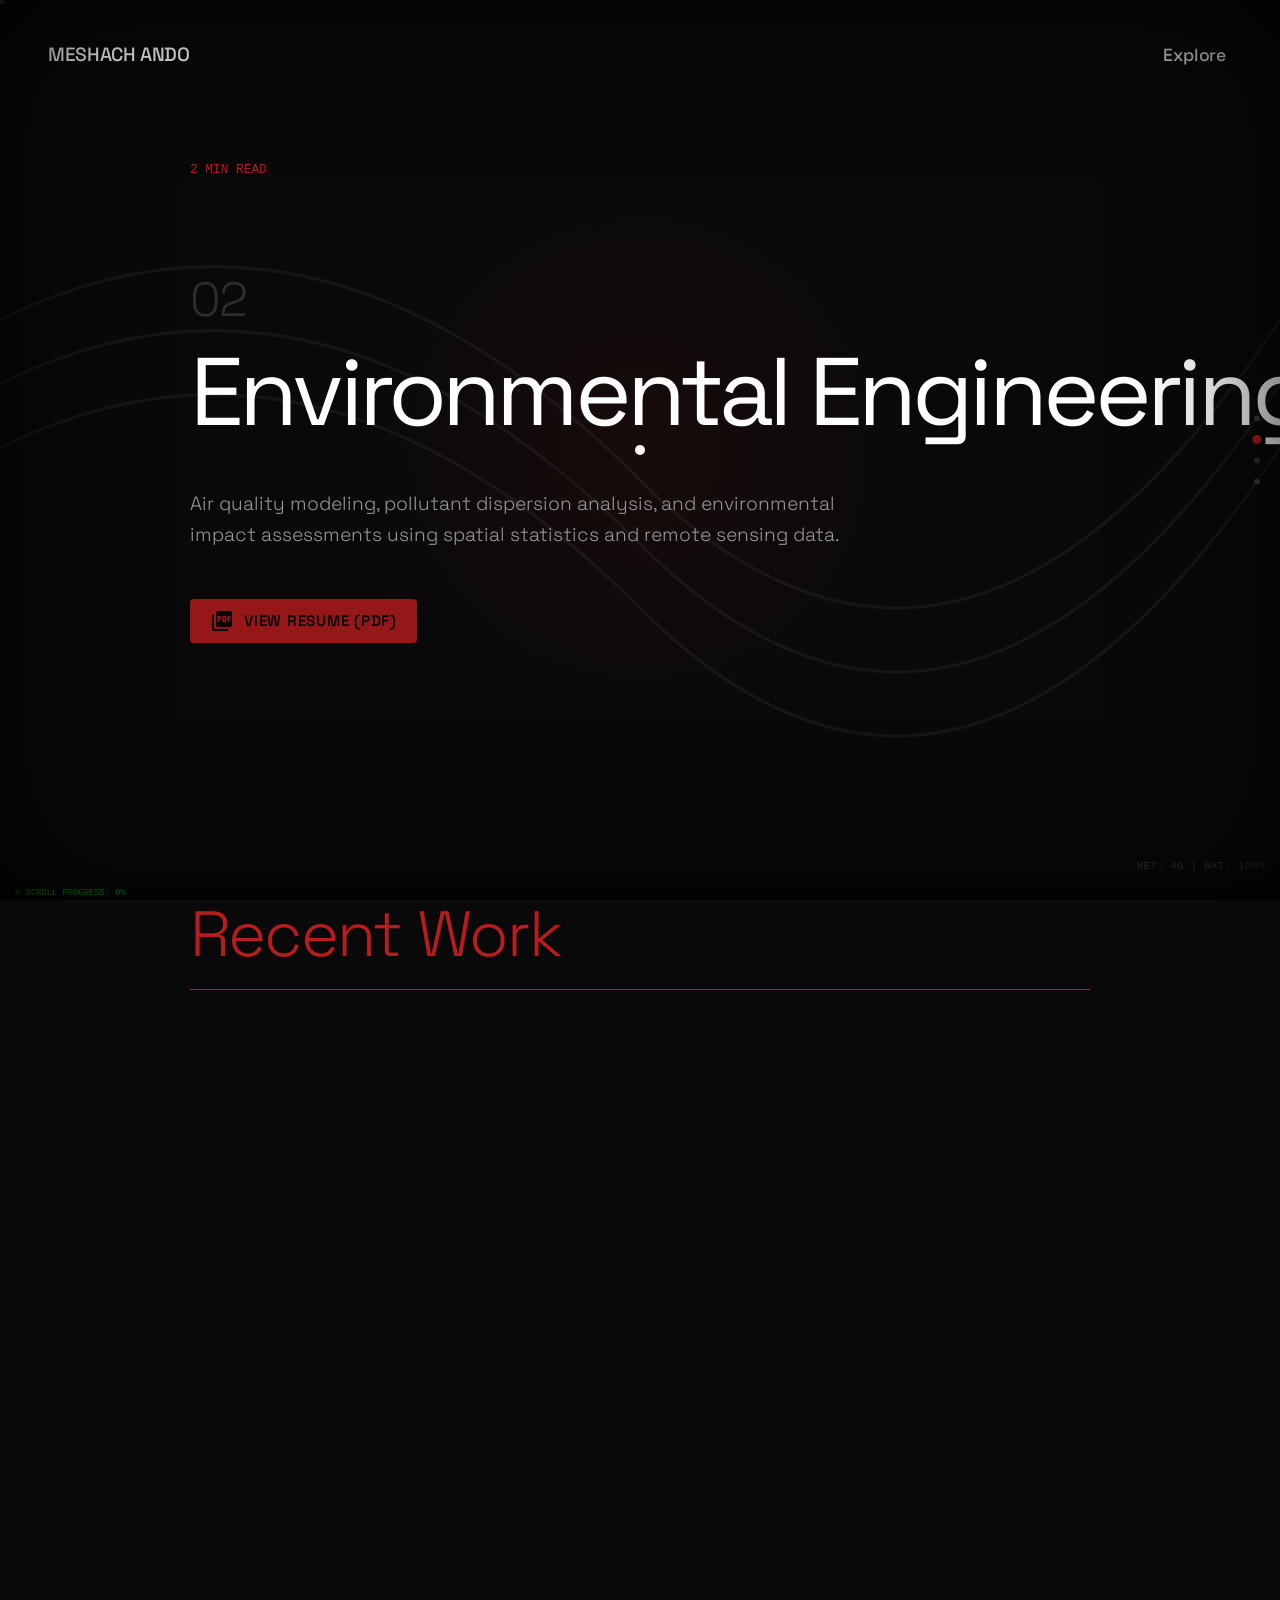
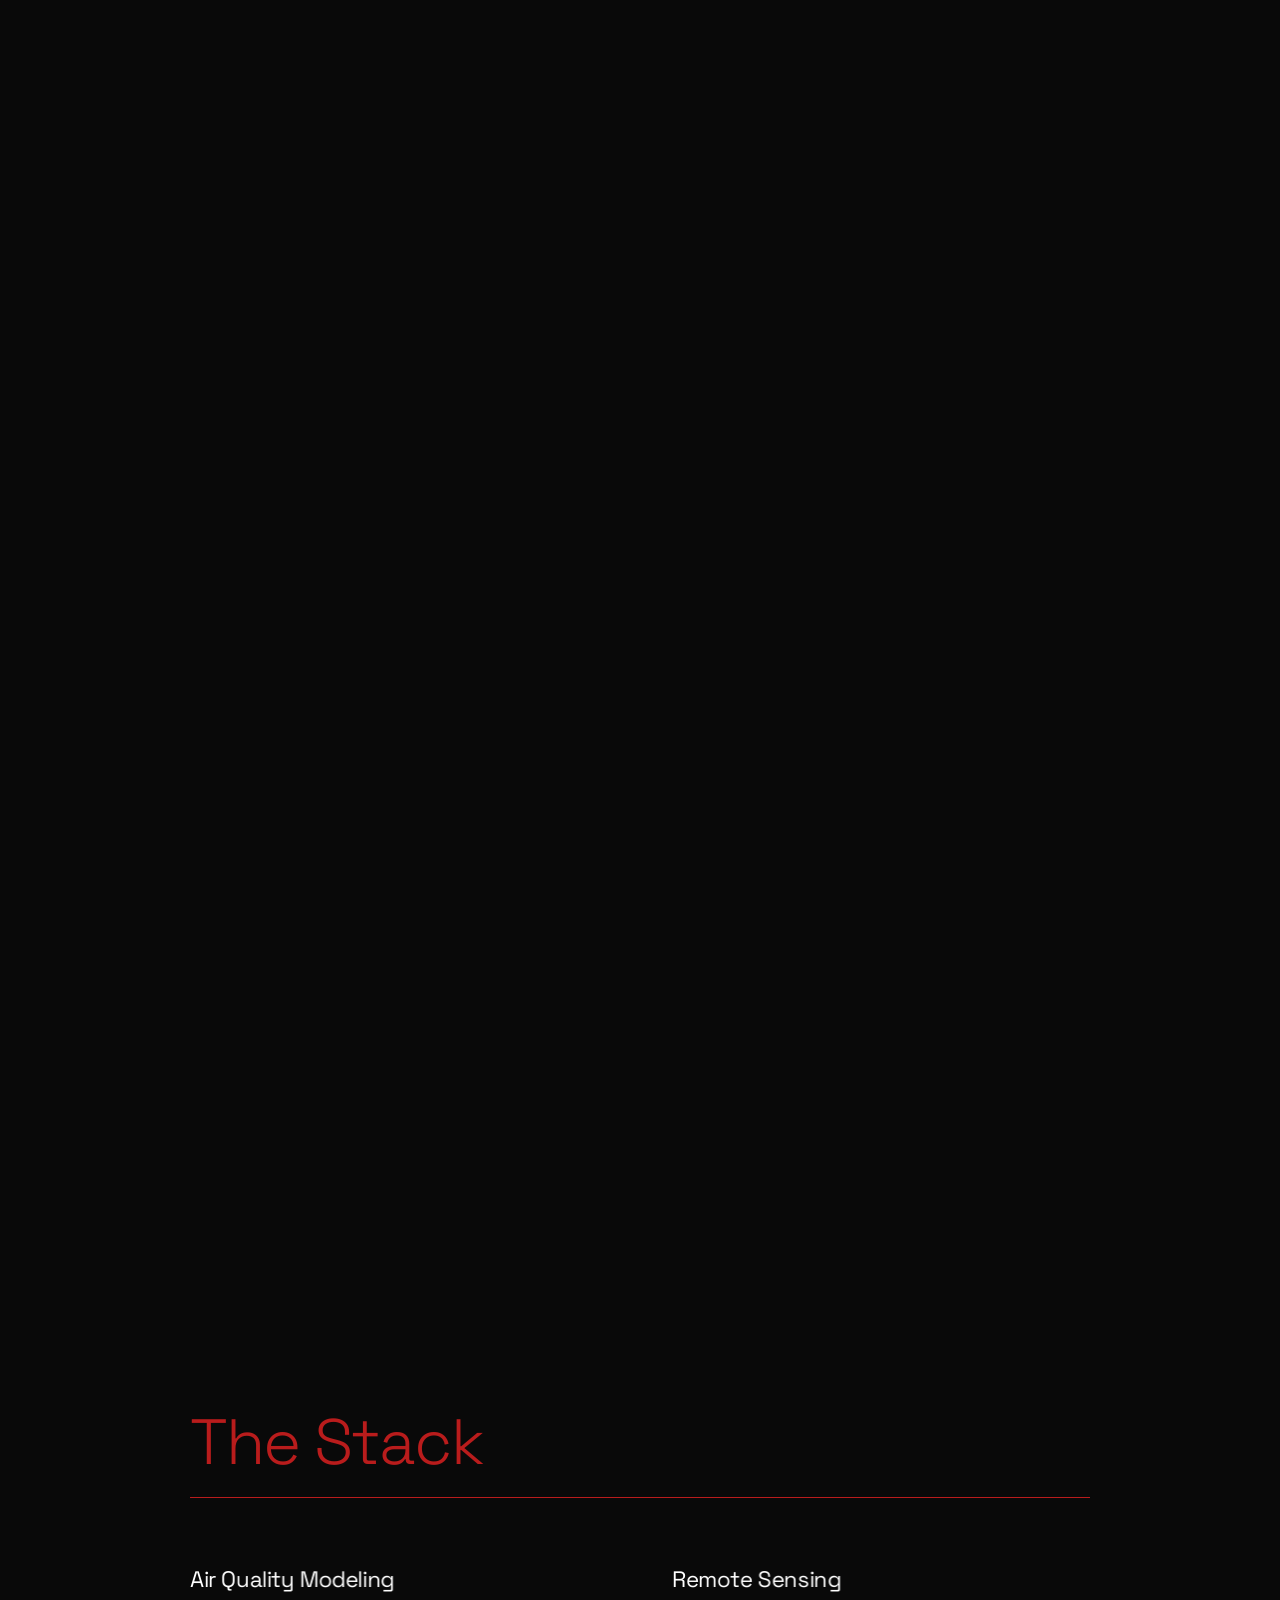
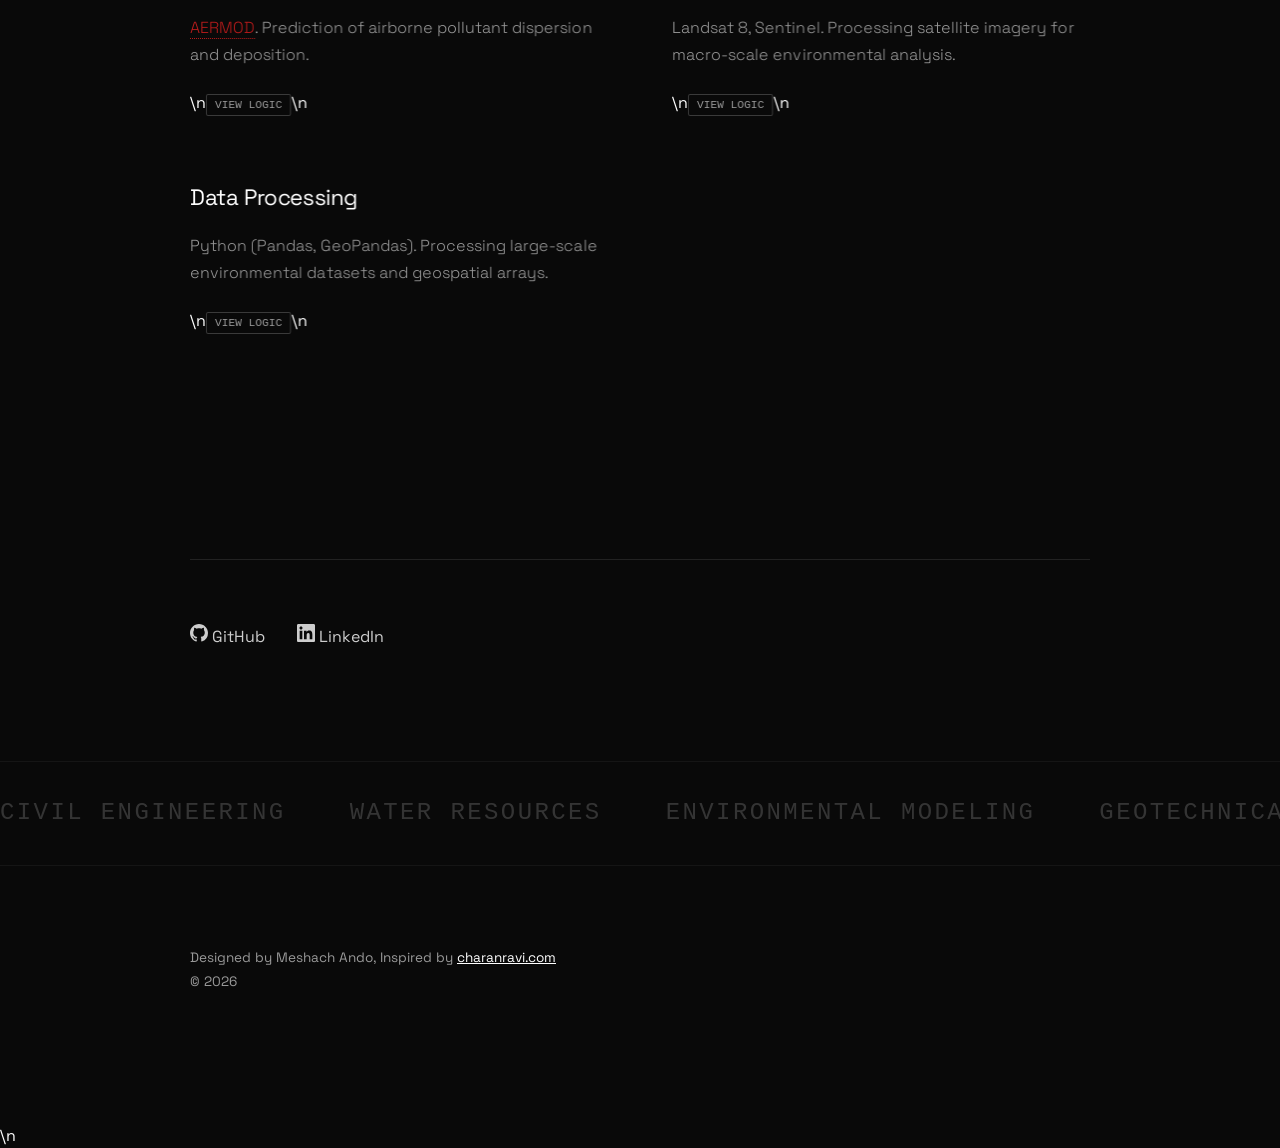
<file: environmental/index.html>
<!doctype html>
<html lang="en">
<head>
    <meta charset="utf-8">
    <meta name="viewport" content="width=device-width, initial-scale=1">
    <title>Environmental | Meshach Ando</title>
    <link rel="preconnect" href="https://fonts.googleapis.com">
    <link rel="preconnect" href="https://fonts.gstatic.com" crossorigin>
    <link href="https://fonts.googleapis.com/css2?family=Space+Grotesk:wght@300;400;500;600;700&display=swap" rel="stylesheet">
    <link rel="stylesheet" href="../assets/css/style.css">
    <link rel="icon" href="../assets/images/favicon.svg" type="image/svg+xml">
</head>
<body>
    <div id="preloader"><div class="preloader-count" id="preloader-count">00</div></div>
    <div class="cursor-dot"></div>
    <div class="scroll-progress"></div>
    <div class="mouse-glow"></div>

    <nav class="top-nav">
        <a href="../" class="brand-name" data-value="MESHACH ANDO">MESHACH ANDO</a>
        <button class="menu-toggle magnetic">Explore</button>
    </nav>

    <div class="menu-overlay">
        <div class="menu-links">
            <a href="../water-resources/">Water Resources</a>
            <a href="../environmental/">Environmental</a>
            <a href="../geotech/">Geotechnical</a>
            <a href="../research/">Research</a>
            <a href="../gallery/">Gallery</a>
            <a href="../news/">News</a>
        </div>
    </div>

    <a href="#" class="context-back">
        <svg viewBox="0 0 24 24"><path d="M20 11H7.83l5.59-5.59L12 4l-8 8 8 8 1.41-1.41L7.83 13H20v-2z"/></svg>
    </a>

    <div class="toc-sidebar"></div>

    <main class="container">
        <div id="read-time" style="font-size: 0.8rem; color: var(--accent-color); font-family: var(--font-mono); text-transform: uppercase; margin-bottom: 2rem;"></div>

        <section class="hero reveal">
            <div class="chapter-number">02</div>
            <h1 class="split-text">Environmental Engineering</h1>
            <p class="subtitle" style="max-width: 650px;">
                Air quality modeling, pollutant dispersion analysis, and environmental impact assessments using spatial statistics and remote sensing data.
            </p>
            <a href="../assets/docs/Meshach_Ando_Environmental_Resume.pdf" target="_blank" class="btn resume-btn"><svg viewBox="0 0 24 24"><path d="M20 2H8c-1.1 0-2 .9-2 2v12c0 1.1.9 2 2 2h12c1.1 0 2-.9 2-2V4c0-1.1-.9-2-2-2zm-8.5 7.5c0 .83-.67 1.5-1.5 1.5H9v2H7.5V7H10c.83 0 1.5.67 1.5 1.5v1zm5 2c0 .83-.67 1.5-1.5 1.5h-2.5V7H15c.83 0 1.5.67 1.5 1.5v3zm4-3H19v1h1.5V11H19v2h-1.5V7h3v1.5zM9 9.5h1v-1H9v1zM4 6H2v14c0 1.1.9 2 2 2h14v-2H4V6zm10 5.5h1v-3h-1v3z"/></svg> View Resume (PDF)</a>
        </section>

        <section class="section reveal">
            <h2 class="section-title split-text">Recent Work</h2>
            <div class="grid-2">
                <div class="project-card">
                    <div class="project-number">01</div>
                    <h3 class="project-title" data-image="../assets/images/placeholder.svg">PFAS Atmospheric Dispersion</h3>
                    <div class="project-stats">
                        EPA Regulations <span class="skim-time">Modeling</span>
                    </div>
                    <p class="project-desc">
                        Utilized Gaussian plume dispersion models to simulate PFAS atmospheric transport from industrial smokestacks, delineating contamination zones and assessing facility compliance.
                    </p>
                    <div class="project-tech"><span class="eng-tooltip" data-tooltip="AMS/EPA Regulatory Model">AERMOD</span>, Python, Spatial Statistics</div>
                </div>
                
                <div class="project-card">
                    <div class="project-number">02</div>
                    <h3 class="project-title" data-image="../assets/images/placeholder.svg">Urban Heat Island Analysis</h3>
                    <div class="project-stats">
                        Satellite Imagery <span class="skim-time">Data</span>
                    </div>
                    <p class="project-desc">
                        Processed Landsat thermal band satellite imagery to identify localized urban heat islands, generating spatial datasets to optimize municipal tree canopy placement.
                    </p>
                    <div class="project-tech">ArcGIS, Landsat 8, Remote Sensing</div>
                </div>

                <div class="project-card">
                    <div class="project-number">03</div>
                    <h3 class="project-title" data-image="../assets/images/placeholder.svg">Wastewater Treatment Optimization</h3>
                    <div class="project-stats">
                        Facility Study <span class="skim-time">Process</span>
                    </div>
                    <p class="project-desc">
                        Modeled aeration basins for biological nutrient removal processes. Identified optimization strategies to reduce facility energy consumption while maintaining effluent discharge quality.
                    </p>
                    <div class="project-tech">BioWin, Excel/VBA, Process Engineering</div>
                </div>

                <div class="project-card">
                    <div class="project-number">04</div>
                    <h3 class="project-title" data-image="../assets/images/placeholder.svg">Environmental Impact Assessments</h3>
                    <div class="project-stats">
                        NEPA Compliance <span class="skim-time">Writing</span>
                    </div>
                    <p class="project-desc">
                        Co-authored comprehensive Environmental Assessments (EAs) for infrastructure expansions. Ensured regulatory compliance regarding wetlands, noise, and air quality impacts.
                    </p>
                    <div class="project-tech">NEPA, Technical Writing, GIS</div>
                </div>
            </div>
        </section>

        <section class="section reveal">
            <h2 class="section-title split-text">The Stack</h2>
            <div class="stack-grid-creative">
                <div class="stack-item">
                    <h3>Air Quality Modeling</h3>
                    <p><span class="eng-tooltip" data-tooltip="AMS/EPA Regulatory Model">AERMOD</span>. Prediction of airborne pollutant dispersion and deposition.</p>
                \n<button class="logic-toggle-btn">View Logic</button>\n<pre class="logic-snippet"><code>def compute_model(data):\n    return optimize_structure(data)\n# Pure mathematical execution.</code></pre></div>
                <div class="stack-item">
                    <h3>Remote Sensing</h3>
                    <p>Landsat 8, Sentinel. Processing satellite imagery for macro-scale environmental analysis.</p>
                \n<button class="logic-toggle-btn">View Logic</button>\n<pre class="logic-snippet"><code>def compute_model(data):\n    return optimize_structure(data)\n# Pure mathematical execution.</code></pre></div>
                <div class="stack-item">
                    <h3>Data Processing</h3>
                    <p>Python (Pandas, GeoPandas). Processing large-scale environmental datasets and geospatial arrays.</p>
                \n<button class="logic-toggle-btn">View Logic</button>\n<pre class="logic-snippet"><code>def compute_model(data):\n    return optimize_structure(data)\n# Pure mathematical execution.</code></pre></div>
            </div>
        </section>

        <footer class="minimal-footer reveal">
            <div class="home-menu" style="margin-bottom: 4rem;">
                <a href="https://github.com/meshando-unf" target="_blank" rel="noopener" class="pill-btn magnetic" style="border: none; padding: 0;">
                    <svg xmlns="http://www.w3.org/2000/svg" viewBox="0 0 24 24"><path d="M12 0C5.37 0 0 5.37 0 12c0 5.31 3.435 9.795 8.205 11.385.6.105.825-.255.825-.57 0-.285-.015-1.23-.015-2.235-3.015.555-3.795-.735-4.035-1.41-.135-.345-.72-1.41-1.23-1.695-.42-.225-1.02-.78-.015-.795.945-.015 1.62.87 1.845 1.23 1.08 1.815 2.805 1.305 3.495.99.105-.78.42-1.305.765-1.605-2.67-.3-5.46-1.335-5.46-5.925 0-1.305.465-2.385 1.23-3.225-.12-.3-.54-1.53.12-3.18 0 0 1.005-.315 3.3 1.23.96-.27 1.98-.405 3-.405s2.04.135 3 .405c2.295-1.56 3.3-1.23 3.3-1.23.66 1.65.24 2.88.12 3.18.765.84 1.23 1.905 1.23 3.225 0 4.605-2.805 5.625-5.475 5.925.435.375.81 1.095.81 2.22 0 1.605-.015 2.895-.015 3.3 0 .315.225.69.825.57A12.02 12.02 0 0024 12c0-6.63-5.37-12-12-12z"/></svg>
                    GitHub
                </a>
                <a href="https://www.linkedin.com/in/meshachando" target="_blank" rel="noopener" class="pill-btn magnetic" style="border: none; padding: 0;">
                    <svg xmlns="http://www.w3.org/2000/svg" viewBox="0 0 24 24"><path d="M20.447 20.452h-3.554v-5.569c0-1.328-.027-3.037-1.852-3.037-1.853 0-2.136 1.445-2.136 2.939v5.667H9.351V9h3.414v1.561h.046c.477-.9 1.637-1.85 3.37-1.85 3.601 0 4.267 2.37 4.267 5.455v6.286zM5.337 7.433c-1.144 0-2.063-.926-2.063-2.065 0-1.138.92-2.063 2.063-2.063 1.14 0 2.064.925 2.064 2.063 0 1.139-.925 2.065-2.064 2.065zm1.782 13.019H3.555V9h3.564v11.452zM22.225 0H1.771C.792 0 0 .774 0 1.729v20.542C0 23.227.792 24 1.771 24h20.451C23.2 24 24 23.227 24 22.271V1.729C24 .774 23.2 0 22.222 0h.003z"/></svg>
                    LinkedIn
                </a>
            </div>

            <div class="marquee-container">
                <div class="marquee-content">
                    <span>Civil Engineering</span>
                    <span>Water Resources</span>
                    <span>Environmental Modeling</span>
                    <span>Geotechnical</span>
                    <span>Data Science</span>
                    <span>Hydraulics</span>
                    <span>Civil Engineering</span>
                    <span>Water Resources</span>
                    <span>Environmental Modeling</span>
                    <span>Geotechnical</span>
                    <span>Data Science</span>
                    <span>Hydraulics</span>
                </div>
            </div>

            <p style="font-size: 0.85rem; color: var(--text-secondary); line-height: 1.8; margin: 2rem 0 0 0;">
                Designed by Meshach Ando, Inspired by <a href="https://charanravi.com/" target="_blank" style="text-decoration: underline; opacity: 1;">charanravi.com</a><br>
                &copy; 2026
            </p>
        </footer>
    </main>

    <script src="../assets/js/main.js"></script>
    <!-- Feature 4, 6, 9: Telemetry & Consoles -->
    <div id="dom-console">&gt; SYSTEM READY.</div>
    <div class="telemetry" id="telemetry">NET: CALC | PWR: CALC</div>

    <!-- Feature 8: Command-K Modal -->
    <div id="cmd-k-modal">
        <input type="text" id="cmd-k-input" placeholder="Type a command or search... (Esc to close)">
        <div class="cmd-k-results">
            <a href="/" class="cmd-k-result"><span>Home</span> <span>&#8629;</span></a>
            <a href="/water-resources/" class="cmd-k-result"><span>Water Resources</span> <span>&#8629;</span></a>
            <a href="/environmental/" class="cmd-k-result"><span>Environmental Modeling</span> <span>&#8629;</span></a>
            <a href="/geotech/" class="cmd-k-result"><span>Geotechnical</span> <span>&#8629;</span></a>
            <a href="/research/" class="cmd-k-result"><span>Academic Research</span> <span>&#8629;</span></a>
            <a href="/news/" class="cmd-k-result"><span>News & Milestones</span> <span>&#8629;</span></a>
        </div>
    </div>
    <div class="vignette-overlay"></div>
\n</body>
</html>
</file>
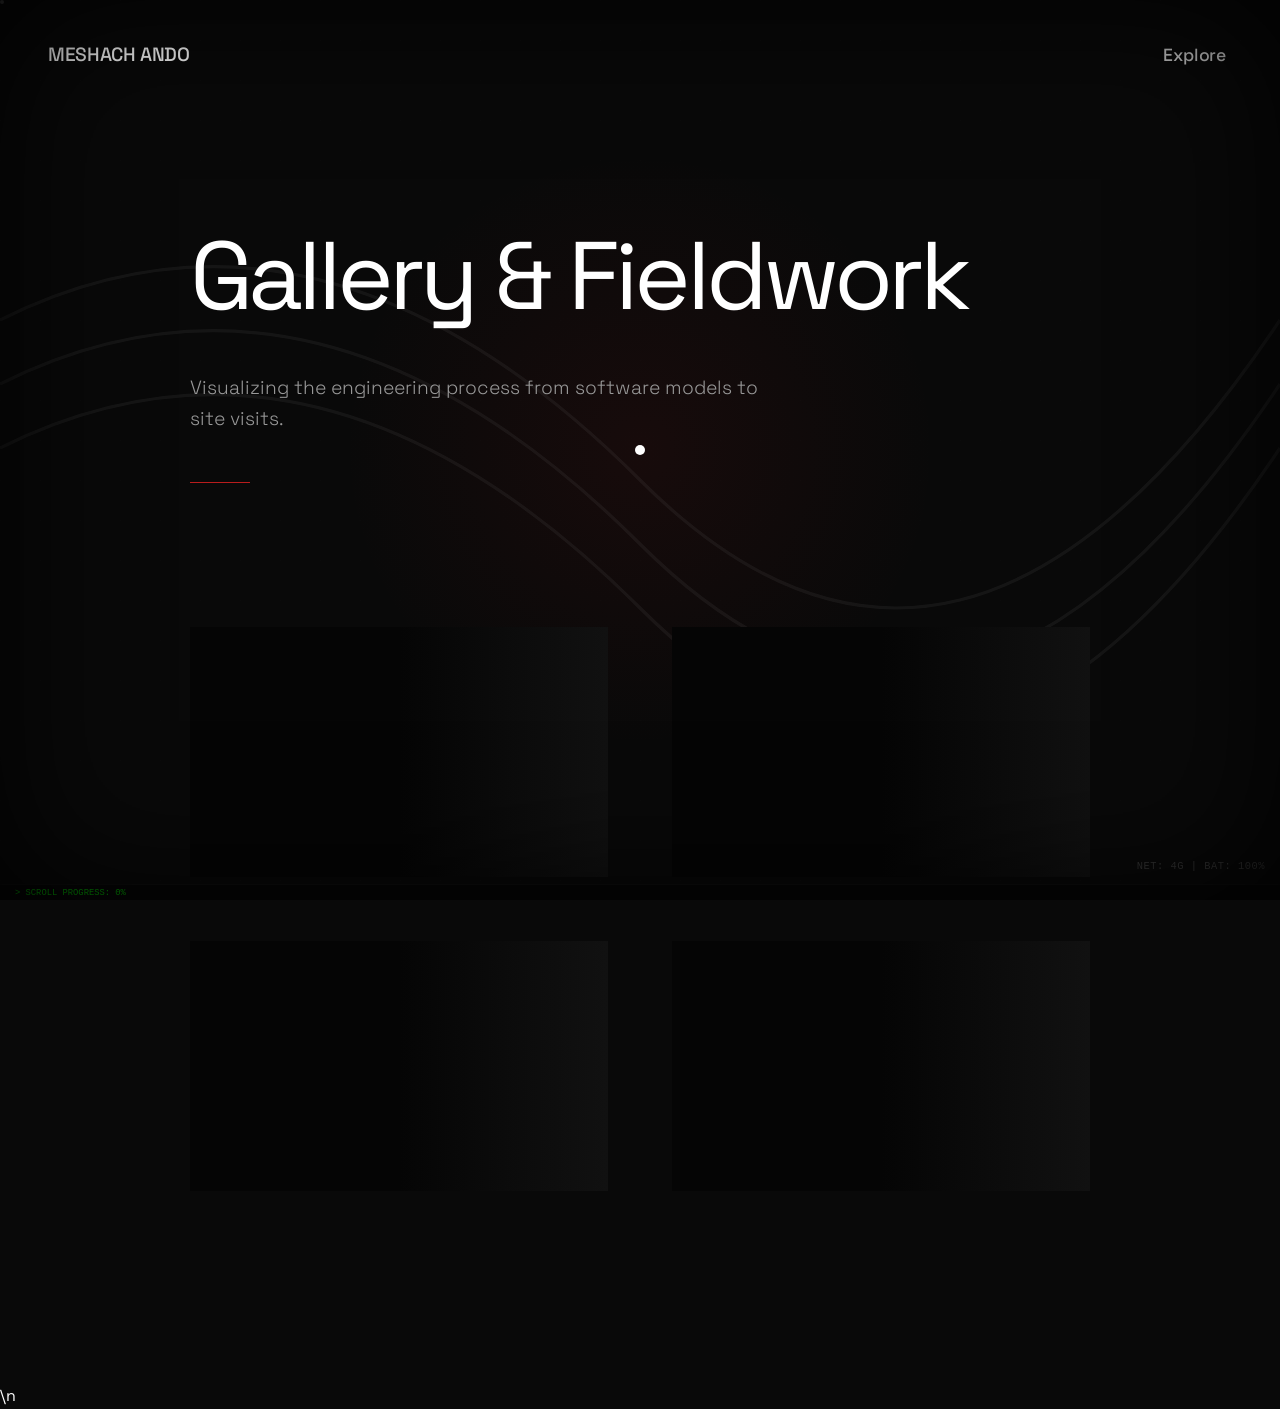
<file: gallery/index.html>
<!doctype html>
<html lang="en">
<head>
    <meta charset="utf-8">
    <meta name="viewport" content="width=device-width, initial-scale=1">
    <title>Gallery | Meshach Ando</title>
    <link rel="preconnect" href="https://fonts.googleapis.com">
    <link rel="preconnect" href="https://fonts.gstatic.com" crossorigin>
    <link href="https://fonts.googleapis.com/css2?family=Space+Grotesk:wght@300;400;500;600;700&display=swap" rel="stylesheet">
    <link rel="stylesheet" href="../assets/css/style.css">
    <link rel="icon" href="../assets/images/favicon.svg" type="image/svg+xml">
</head>
<body>
    <div id="preloader"><div class="preloader-count" id="preloader-count">00</div></div>
    <div class="cursor-dot"></div>
    <div class="scroll-progress"></div>
    <div class="mouse-glow"></div>

    <nav class="top-nav">
        <a href="../" class="brand-name" data-value="MESHACH ANDO">MESHACH ANDO</a>
        <button class="menu-toggle magnetic">Explore</button>
    </nav>

    <div class="menu-overlay">
        <div class="menu-links">
            <a href="../water-resources/">Water Resources</a>
            <a href="../environmental/">Environmental</a>
            <a href="../geotech/">Geotechnical</a>
            <a href="../research/">Research</a>
            <a href="../gallery/">Gallery</a>
            <a href="../news/">News</a>
        </div>
    </div>

    <a href="#" class="context-back">
        <svg viewBox="0 0 24 24"><path d="M20 11H7.83l5.59-5.59L12 4l-8 8 8 8 1.41-1.41L7.83 13H20v-2z"/></svg>
    </a>

    <main class="container">
        <section class="hero reveal">
            <h1 class="split-text">Gallery & Fieldwork</h1>
            <p class="subtitle" style="max-width: 600px;">
                Visualizing the engineering process from software models to site visits.
            </p>
            <hr class="centered-line" style="margin: 3rem 0;">
        </section>

        <section class="section reveal" style="padding-top: 0;">
            <div class="stack-grid-creative">
                <div class="stack-item skeleton" style="min-height: 250px;"></div>
                <div class="stack-item skeleton" style="min-height: 250px;"></div>
                <div class="stack-item skeleton" style="min-height: 250px;"></div>
                <div class="stack-item skeleton" style="min-height: 250px;"></div>
            </div>
        </section>
    </main>

    <script src="../assets/js/main.js"></script>
    <!-- Feature 4, 6, 9: Telemetry & Consoles -->
    <div id="dom-console">&gt; SYSTEM READY.</div>
    <div class="telemetry" id="telemetry">NET: CALC | PWR: CALC</div>

    <!-- Feature 8: Command-K Modal -->
    <div id="cmd-k-modal">
        <input type="text" id="cmd-k-input" placeholder="Type a command or search... (Esc to close)">
        <div class="cmd-k-results">
            <a href="/" class="cmd-k-result"><span>Home</span> <span>&#8629;</span></a>
            <a href="/water-resources/" class="cmd-k-result"><span>Water Resources</span> <span>&#8629;</span></a>
            <a href="/environmental/" class="cmd-k-result"><span>Environmental Modeling</span> <span>&#8629;</span></a>
            <a href="/geotech/" class="cmd-k-result"><span>Geotechnical</span> <span>&#8629;</span></a>
            <a href="/research/" class="cmd-k-result"><span>Academic Research</span> <span>&#8629;</span></a>
            <a href="/news/" class="cmd-k-result"><span>News & Milestones</span> <span>&#8629;</span></a>
        </div>
    </div>
    <div class="vignette-overlay"></div>
\n</body>
</html>
</file>
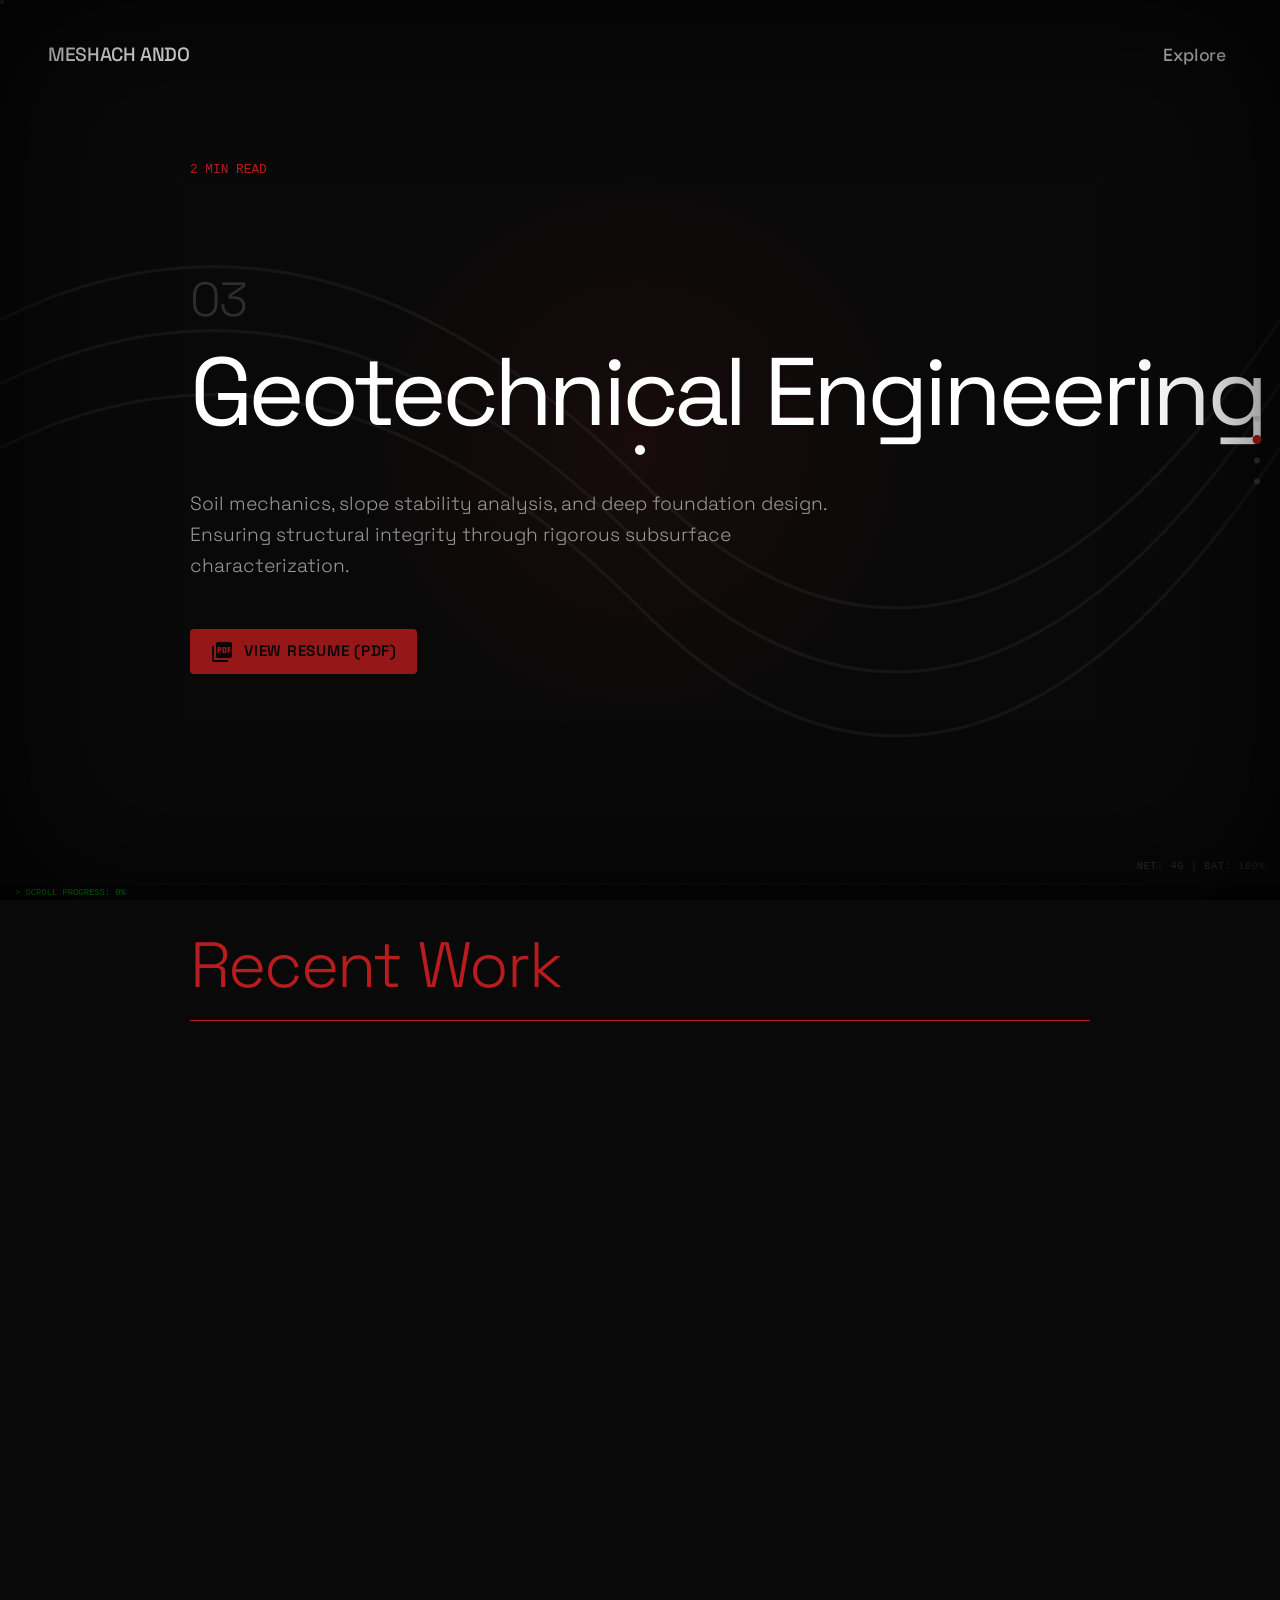
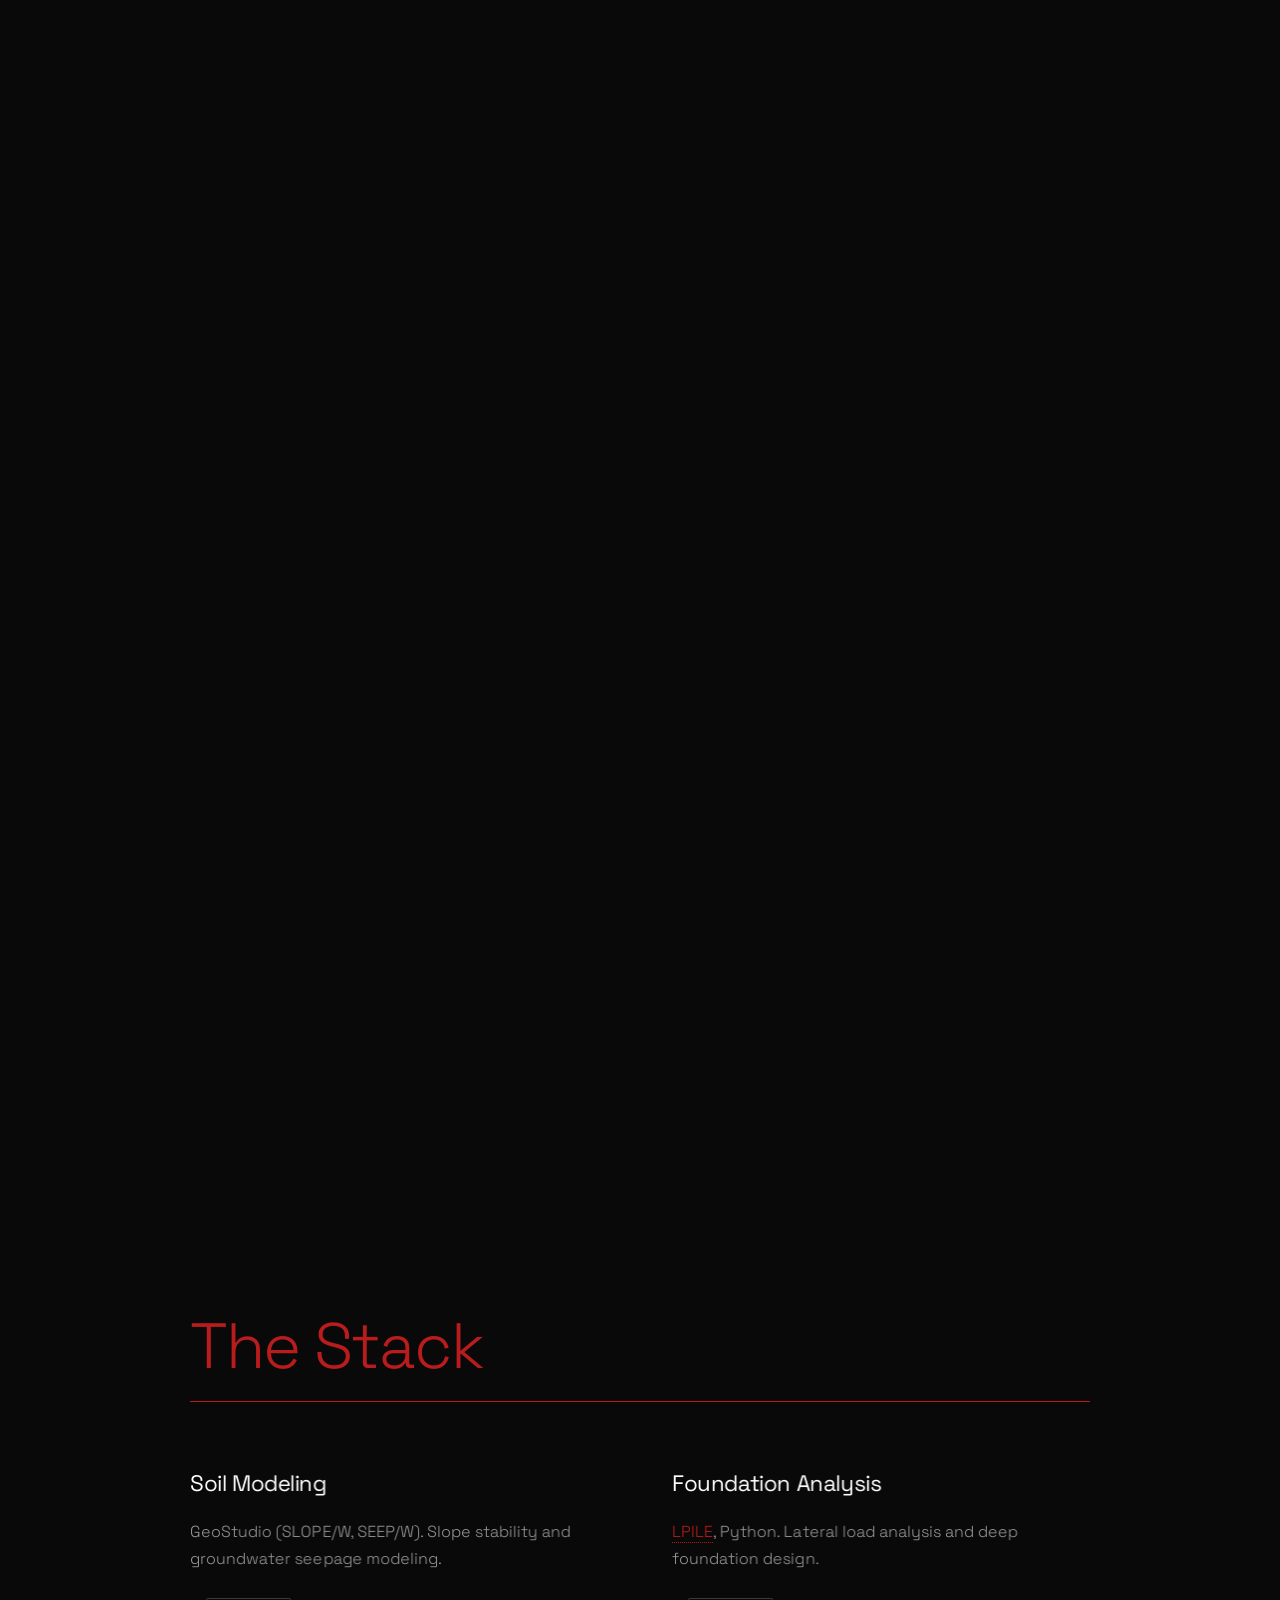
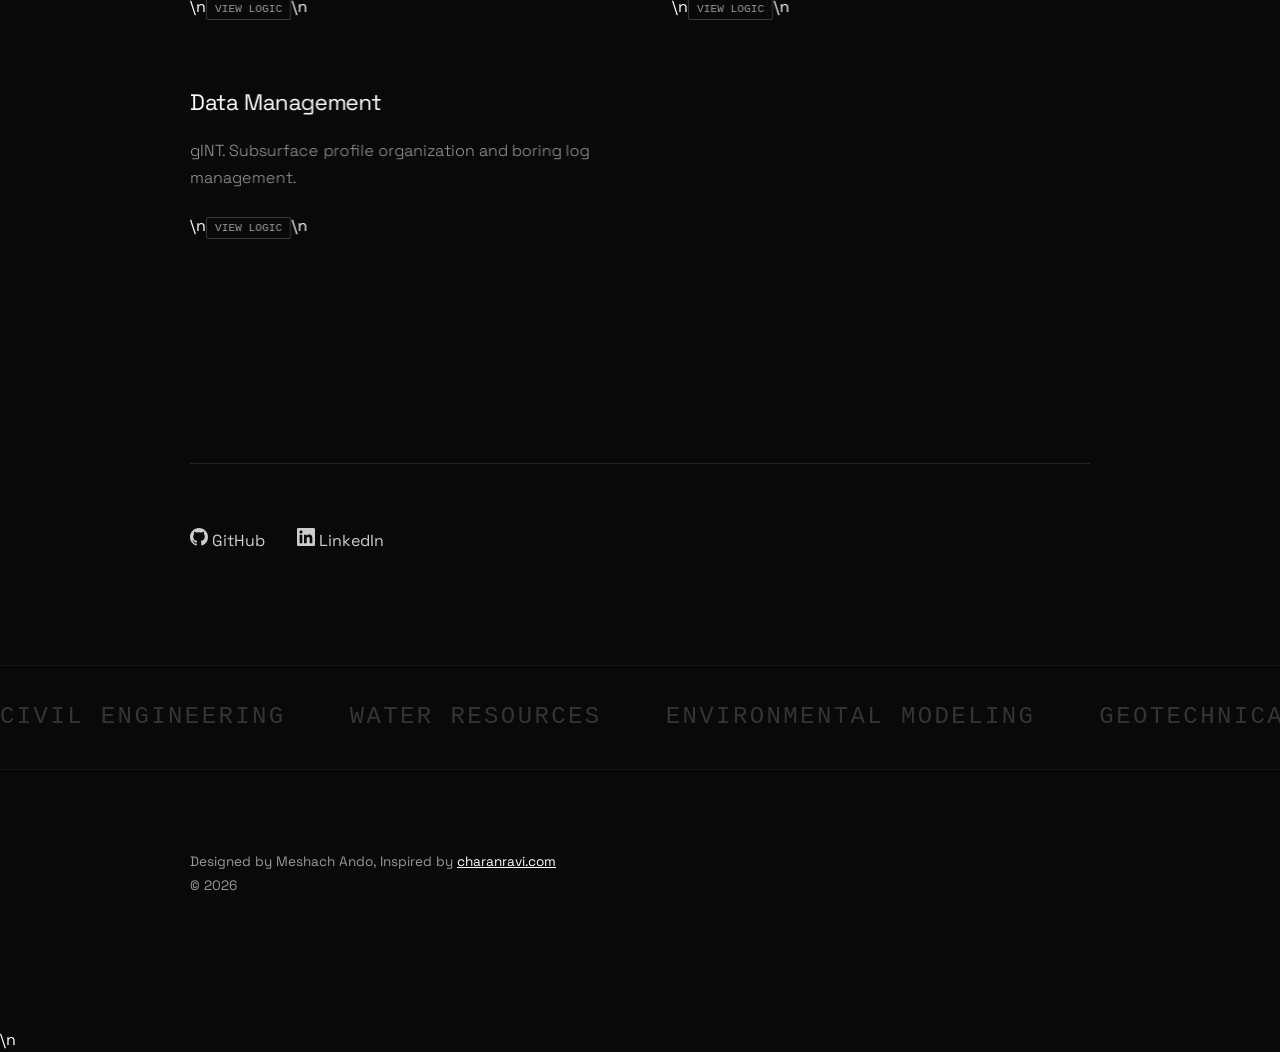
<file: geotech/index.html>
<!doctype html>
<html lang="en">
<head>
    <meta charset="utf-8">
    <meta name="viewport" content="width=device-width, initial-scale=1">
    <title>Geotechnical | Meshach Ando</title>
    <link rel="preconnect" href="https://fonts.googleapis.com">
    <link rel="preconnect" href="https://fonts.gstatic.com" crossorigin>
    <link href="https://fonts.googleapis.com/css2?family=Space+Grotesk:wght@300;400;500;600;700&display=swap" rel="stylesheet">
    <link rel="stylesheet" href="../assets/css/style.css">
    <link rel="icon" href="../assets/images/favicon.svg" type="image/svg+xml">
</head>
<body>
    <div id="preloader"><div class="preloader-count" id="preloader-count">00</div></div>
    <div class="cursor-dot"></div>
    <div class="scroll-progress"></div>
    <div class="mouse-glow"></div>

    <nav class="top-nav">
        <a href="../" class="brand-name" data-value="MESHACH ANDO">MESHACH ANDO</a>
        <button class="menu-toggle magnetic">Explore</button>
    </nav>

    <div class="menu-overlay">
        <div class="menu-links">
            <a href="../water-resources/">Water Resources</a>
            <a href="../environmental/">Environmental</a>
            <a href="../geotech/">Geotechnical</a>
            <a href="../research/">Research</a>
            <a href="../gallery/">Gallery</a>
            <a href="../news/">News</a>
        </div>
    </div>

    <a href="#" class="context-back">
        <svg viewBox="0 0 24 24"><path d="M20 11H7.83l5.59-5.59L12 4l-8 8 8 8 1.41-1.41L7.83 13H20v-2z"/></svg>
    </a>

    <div class="toc-sidebar"></div>

    <main class="container">
        <div id="read-time" style="font-size: 0.8rem; color: var(--accent-color); font-family: var(--font-mono); text-transform: uppercase; margin-bottom: 2rem;"></div>

        <section class="hero reveal">
            <div class="chapter-number">03</div>
            <h1 class="split-text">Geotechnical Engineering</h1>
            <p class="subtitle" style="max-width: 650px;">
                Soil mechanics, slope stability analysis, and deep foundation design. Ensuring structural integrity through rigorous subsurface characterization.
            </p>
            <a href="../assets/docs/Meshach_Ando_Geotech_Resume.pdf" target="_blank" class="btn resume-btn"><svg viewBox="0 0 24 24"><path d="M20 2H8c-1.1 0-2 .9-2 2v12c0 1.1.9 2 2 2h12c1.1 0 2-.9 2-2V4c0-1.1-.9-2-2-2zm-8.5 7.5c0 .83-.67 1.5-1.5 1.5H9v2H7.5V7H10c.83 0 1.5.67 1.5 1.5v1zm5 2c0 .83-.67 1.5-1.5 1.5h-2.5V7H15c.83 0 1.5.67 1.5 1.5v3zm4-3H19v1h1.5V11H19v2h-1.5V7h3v1.5zM9 9.5h1v-1H9v1zM4 6H2v14c0 1.1.9 2 2 2h14v-2H4V6zm10 5.5h1v-3h-1v3z"/></svg> View Resume (PDF)</a>
        </section>

        <section class="section reveal">
            <h2 class="section-title split-text">Recent Work</h2>
            <div class="grid-2">
                <div class="project-card">
                    <div class="project-number">01</div>
                    <h3 class="project-title" data-image="../assets/images/placeholder.svg">Slope Stability Analysis</h3>
                    <div class="project-stats">
                        Highway Embankments <span class="skim-time">Modeling</span>
                    </div>
                    <p class="project-desc">
                        Executed 2D limit equilibrium models on soil slopes using GeoStudio (SLOPE/W) to calculate safety factors for highway embankments prior to construction.
                    </p>
                    <div class="project-tech">GeoStudio, SLOPE/W, Soil Mechanics</div>
                </div>
                
                <div class="project-card">
                    <div class="project-number">02</div>
                    <h3 class="project-title" data-image="../assets/images/placeholder.svg">Deep Foundation Design</h3>
                    <div class="project-stats">
                        High-Rise Structures <span class="skim-time">Design</span>
                    </div>
                    <p class="project-desc">
                        Calculated axial and lateral load capacities for driven piles and drilled shafts supporting commercial structural loads.
                    </p>
                    <div class="project-tech"><span class="eng-tooltip" data-tooltip="Deep Foundation Lateral Load Analysis">LPILE</span>, API Methods, Excel</div>
                </div>

                <div class="project-card">
                    <div class="project-number">03</div>
                    <h3 class="project-title" data-image="../assets/images/placeholder.svg">Retaining Wall Analysis</h3>
                    <div class="project-stats">
                        Urban Infrastructure <span class="skim-time">Structural</span>
                    </div>
                    <p class="project-desc">
                        Designed cantilever and mechanically stabilized earth (MSE) retaining walls for urban corridors, balancing active and passive earth pressures.
                    </p>
                    <div class="project-tech">AutoCAD, Structural Mechanics</div>
                </div>

                <div class="project-card">
                    <div class="project-number">04</div>
                    <h3 class="project-title" data-image="../assets/images/placeholder.svg">Site Characterization</h3>
                    <div class="project-stats">
                        Field & Lab Work <span class="skim-time">Testing</span>
                    </div>
                    <p class="project-desc">
                        Processed data from standard penetration tests (SPT) and cone penetration tests (CPT) to profile soil stratigraphy across development sites.
                    </p>
                    <div class="project-tech">gINT, Python, Soil Classification</div>
                </div>
            </div>
        </section>

        <section class="section reveal">
            <h2 class="section-title split-text">The Stack</h2>
            <div class="stack-grid-creative">
                <div class="stack-item">
                    <h3>Soil Modeling</h3>
                    <p>GeoStudio (SLOPE/W, SEEP/W). Slope stability and groundwater seepage modeling.</p>
                \n<button class="logic-toggle-btn">View Logic</button>\n<pre class="logic-snippet"><code>def compute_model(data):\n    return optimize_structure(data)\n# Pure mathematical execution.</code></pre></div>
                <div class="stack-item">
                    <h3>Foundation Analysis</h3>
                    <p><span class="eng-tooltip" data-tooltip="Deep Foundation Lateral Load Analysis">LPILE</span>, Python. Lateral load analysis and deep foundation design.</p>
                \n<button class="logic-toggle-btn">View Logic</button>\n<pre class="logic-snippet"><code>def compute_model(data):\n    return optimize_structure(data)\n# Pure mathematical execution.</code></pre></div>
                <div class="stack-item">
                    <h3>Data Management</h3>
                    <p>gINT. Subsurface profile organization and boring log management.</p>
                \n<button class="logic-toggle-btn">View Logic</button>\n<pre class="logic-snippet"><code>def compute_model(data):\n    return optimize_structure(data)\n# Pure mathematical execution.</code></pre></div>
            </div>
        </section>

        <footer class="minimal-footer reveal">
            <div class="home-menu" style="margin-bottom: 4rem;">
                <a href="https://github.com/meshando-unf" target="_blank" rel="noopener" class="pill-btn magnetic" style="border: none; padding: 0;">
                    <svg xmlns="http://www.w3.org/2000/svg" viewBox="0 0 24 24"><path d="M12 0C5.37 0 0 5.37 0 12c0 5.31 3.435 9.795 8.205 11.385.6.105.825-.255.825-.57 0-.285-.015-1.23-.015-2.235-3.015.555-3.795-.735-4.035-1.41-.135-.345-.72-1.41-1.23-1.695-.42-.225-1.02-.78-.015-.795.945-.015 1.62.87 1.845 1.23 1.08 1.815 2.805 1.305 3.495.99.105-.78.42-1.305.765-1.605-2.67-.3-5.46-1.335-5.46-5.925 0-1.305.465-2.385 1.23-3.225-.12-.3-.54-1.53.12-3.18 0 0 1.005-.315 3.3 1.23.96-.27 1.98-.405 3-.405s2.04.135 3 .405c2.295-1.56 3.3-1.23 3.3-1.23.66 1.65.24 2.88.12 3.18.765.84 1.23 1.905 1.23 3.225 0 4.605-2.805 5.625-5.475 5.925.435.375.81 1.095.81 2.22 0 1.605-.015 2.895-.015 3.3 0 .315.225.69.825.57A12.02 12.02 0 0024 12c0-6.63-5.37-12-12-12z"/></svg>
                    GitHub
                </a>
                <a href="https://www.linkedin.com/in/meshachando" target="_blank" rel="noopener" class="pill-btn magnetic" style="border: none; padding: 0;">
                    <svg xmlns="http://www.w3.org/2000/svg" viewBox="0 0 24 24"><path d="M20.447 20.452h-3.554v-5.569c0-1.328-.027-3.037-1.852-3.037-1.853 0-2.136 1.445-2.136 2.939v5.667H9.351V9h3.414v1.561h.046c.477-.9 1.637-1.85 3.37-1.85 3.601 0 4.267 2.37 4.267 5.455v6.286zM5.337 7.433c-1.144 0-2.063-.926-2.063-2.065 0-1.138.92-2.063 2.063-2.063 1.14 0 2.064.925 2.064 2.063 0 1.139-.925 2.065-2.064 2.065zm1.782 13.019H3.555V9h3.564v11.452zM22.225 0H1.771C.792 0 0 .774 0 1.729v20.542C0 23.227.792 24 1.771 24h20.451C23.2 24 24 23.227 24 22.271V1.729C24 .774 23.2 0 22.222 0h.003z"/></svg>
                    LinkedIn
                </a>
            </div>

            <div class="marquee-container">
                <div class="marquee-content">
                    <span>Civil Engineering</span>
                    <span>Water Resources</span>
                    <span>Environmental Modeling</span>
                    <span>Geotechnical</span>
                    <span>Data Science</span>
                    <span>Hydraulics</span>
                    <span>Civil Engineering</span>
                    <span>Water Resources</span>
                    <span>Environmental Modeling</span>
                    <span>Geotechnical</span>
                    <span>Data Science</span>
                    <span>Hydraulics</span>
                </div>
            </div>

            <p style="font-size: 0.85rem; color: var(--text-secondary); line-height: 1.8; margin: 2rem 0 0 0;">
                Designed by Meshach Ando, Inspired by <a href="https://charanravi.com/" target="_blank" style="text-decoration: underline; opacity: 1;">charanravi.com</a><br>
                &copy; 2026
            </p>
        </footer>
    </main>

    <script src="../assets/js/main.js"></script>
    <!-- Feature 4, 6, 9: Telemetry & Consoles -->
    <div id="dom-console">&gt; SYSTEM READY.</div>
    <div class="telemetry" id="telemetry">NET: CALC | PWR: CALC</div>

    <!-- Feature 8: Command-K Modal -->
    <div id="cmd-k-modal">
        <input type="text" id="cmd-k-input" placeholder="Type a command or search... (Esc to close)">
        <div class="cmd-k-results">
            <a href="/" class="cmd-k-result"><span>Home</span> <span>&#8629;</span></a>
            <a href="/water-resources/" class="cmd-k-result"><span>Water Resources</span> <span>&#8629;</span></a>
            <a href="/environmental/" class="cmd-k-result"><span>Environmental Modeling</span> <span>&#8629;</span></a>
            <a href="/geotech/" class="cmd-k-result"><span>Geotechnical</span> <span>&#8629;</span></a>
            <a href="/research/" class="cmd-k-result"><span>Academic Research</span> <span>&#8629;</span></a>
            <a href="/news/" class="cmd-k-result"><span>News & Milestones</span> <span>&#8629;</span></a>
        </div>
    </div>
    <div class="vignette-overlay"></div>
\n</body>
</html>
</file>
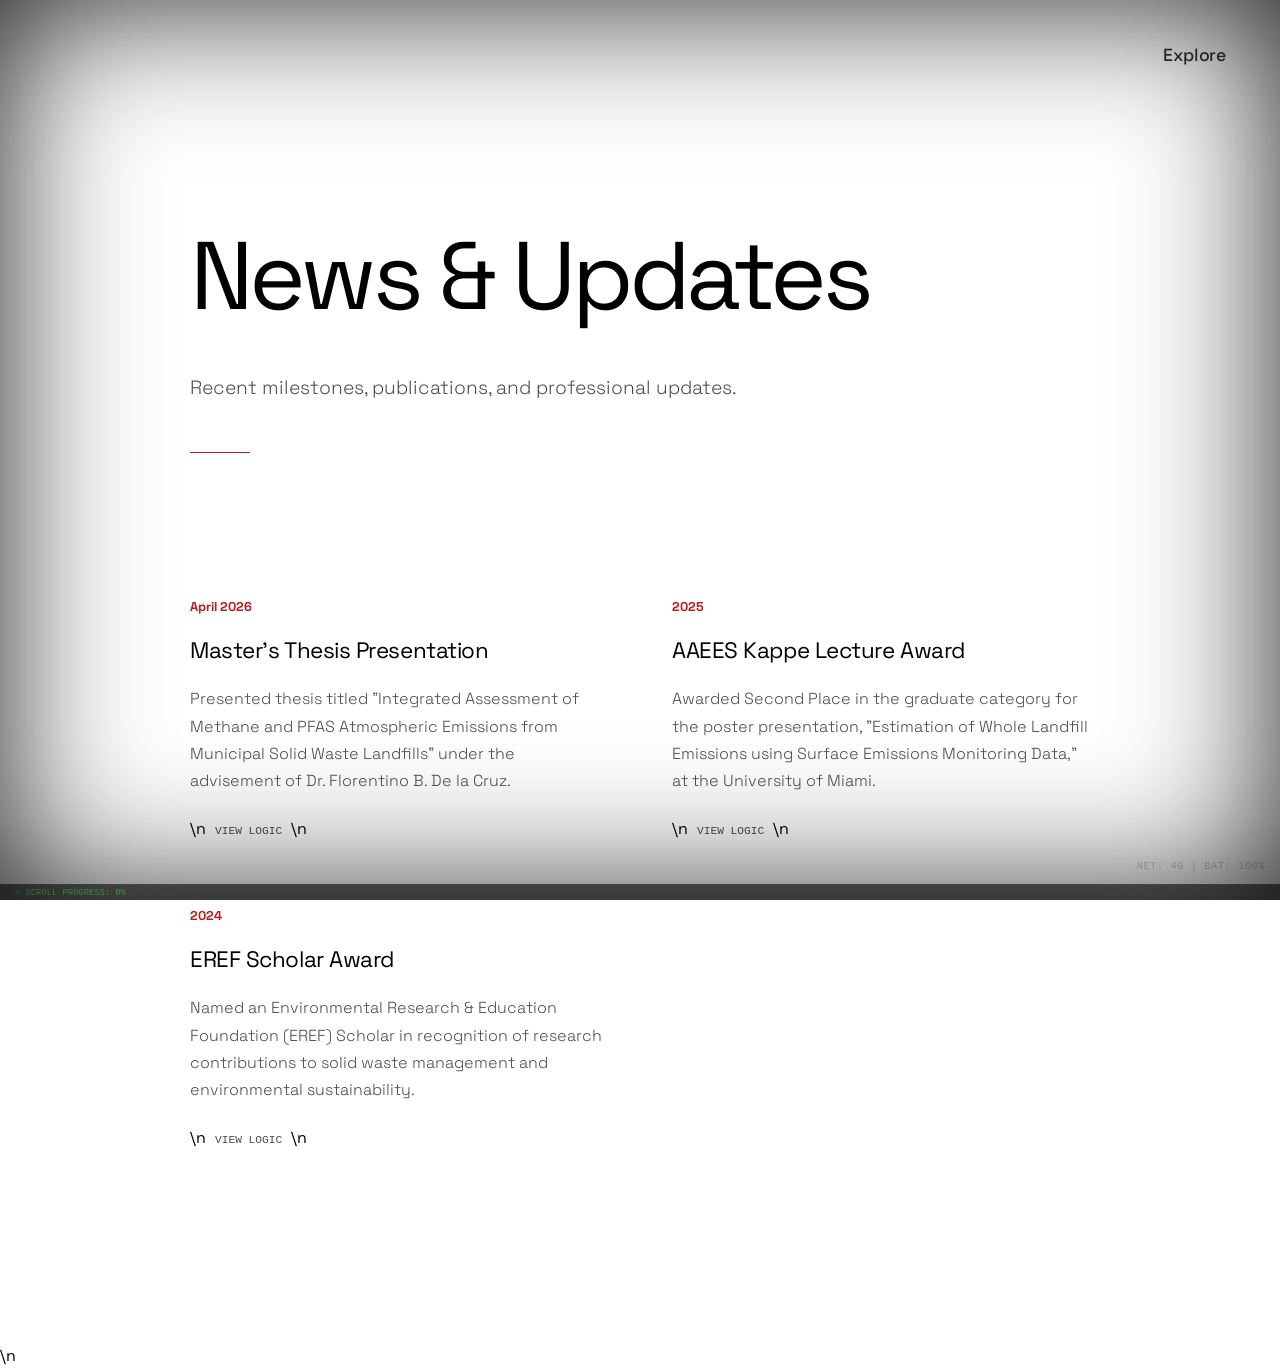
<file: news/index.html>
<!doctype html>
<html lang="en">
<head>
    <meta charset="utf-8">
    <meta name="viewport" content="width=device-width, initial-scale=1">
    <title>News | Meshach Ando</title>
    <link rel="preconnect" href="https://fonts.googleapis.com">
    <link rel="preconnect" href="https://fonts.gstatic.com" crossorigin>
    <link href="https://fonts.googleapis.com/css2?family=Space+Grotesk:wght@300;400;500;600;700&display=swap" rel="stylesheet">
    <link rel="stylesheet" href="../assets/css/style.css">
    <link rel="icon" href="../assets/images/favicon.svg" type="image/svg+xml">
</head>
<body>
    <div id="preloader"><div class="preloader-count" id="preloader-count">00</div></div>
    <div class="cursor-dot"></div>
    <div class="scroll-progress"></div>
    <div class="mouse-glow"></div>

    <nav class="top-nav">
        <a href="../" class="brand-name" data-value="MESHACH ANDO">MESHACH ANDO</a>
        <button class="menu-toggle magnetic">Explore</button>
    </nav>

    <div class="menu-overlay">
        <div class="menu-links">
            <a href="../water-resources/">Water Resources</a>
            <a href="../environmental/">Environmental</a>
            <a href="../geotech/">Geotechnical</a>
            <a href="../research/">Research</a>
            <a href="../gallery/">Gallery</a>
            <a href="../news/">News</a>
        </div>
    </div>

    <a href="#" class="context-back">
        <svg viewBox="0 0 24 24"><path d="M20 11H7.83l5.59-5.59L12 4l-8 8 8 8 1.41-1.41L7.83 13H20v-2z"/></svg>
    </a>

    <main class="container">
        <section class="hero reveal">
            <h1 class="split-text">News & Updates</h1>
            <p class="subtitle" style="max-width: 600px;">
                Recent milestones, publications, and professional updates.
            </p>
            <hr class="centered-line" style="margin: 3rem 0;">
        </section>

        <section class="section reveal" style="padding-top: 0;">
            <div class="stack-grid-creative">
                <div class="stack-item">
                    <span style="font-size: 0.8rem; color: var(--accent-color); font-weight: bold; margin-bottom: 1rem; display: block;">April 2026</span>
                    <h3>Master's Thesis Presentation</h3>
                    <p>Presented thesis titled "Integrated Assessment of Methane and PFAS Atmospheric Emissions from Municipal Solid Waste Landfills" under the advisement of Dr. Florentino B. De la Cruz.</p>
                \n<button class="logic-toggle-btn">View Logic</button>\n<pre class="logic-snippet"><code>def compute_model(data):\n    return optimize_structure(data)\n# Pure mathematical execution.</code></pre></div>
                <div class="stack-item">
                    <span style="font-size: 0.8rem; color: var(--accent-color); font-weight: bold; margin-bottom: 1rem; display: block;">2025</span>
                    <h3>AAEES Kappe Lecture Award</h3>
                    <p>Awarded Second Place in the graduate category for the poster presentation, "Estimation of Whole Landfill Emissions using Surface Emissions Monitoring Data," at the University of Miami.</p>
                \n<button class="logic-toggle-btn">View Logic</button>\n<pre class="logic-snippet"><code>def compute_model(data):\n    return optimize_structure(data)\n# Pure mathematical execution.</code></pre></div>
                <div class="stack-item">
                    <span style="font-size: 0.8rem; color: var(--accent-color); font-weight: bold; margin-bottom: 1rem; display: block;">2024</span>
                    <h3>EREF Scholar Award</h3>
                    <p>Named an Environmental Research & Education Foundation (EREF) Scholar in recognition of research contributions to solid waste management and environmental sustainability.</p>
                \n<button class="logic-toggle-btn">View Logic</button>\n<pre class="logic-snippet"><code>def compute_model(data):\n    return optimize_structure(data)\n# Pure mathematical execution.</code></pre></div>
            </div>
        </section>
    </main>

    <script src="../assets/js/main.js"></script>
    <!-- Feature 4, 6, 9: Telemetry & Consoles -->
    <div id="dom-console">&gt; SYSTEM READY.</div>
    <div class="telemetry" id="telemetry">NET: CALC | PWR: CALC</div>

    <!-- Feature 8: Command-K Modal -->
    <div id="cmd-k-modal">
        <input type="text" id="cmd-k-input" placeholder="Type a command or search... (Esc to close)">
        <div class="cmd-k-results">
            <a href="/" class="cmd-k-result"><span>Home</span> <span>&#8629;</span></a>
            <a href="/water-resources/" class="cmd-k-result"><span>Water Resources</span> <span>&#8629;</span></a>
            <a href="/environmental/" class="cmd-k-result"><span>Environmental Modeling</span> <span>&#8629;</span></a>
            <a href="/geotech/" class="cmd-k-result"><span>Geotechnical</span> <span>&#8629;</span></a>
            <a href="/research/" class="cmd-k-result"><span>Academic Research</span> <span>&#8629;</span></a>
            <a href="/news/" class="cmd-k-result"><span>News & Milestones</span> <span>&#8629;</span></a>
        </div>
    </div>
    <div class="vignette-overlay"></div>
\n</body>
</html>
</file>
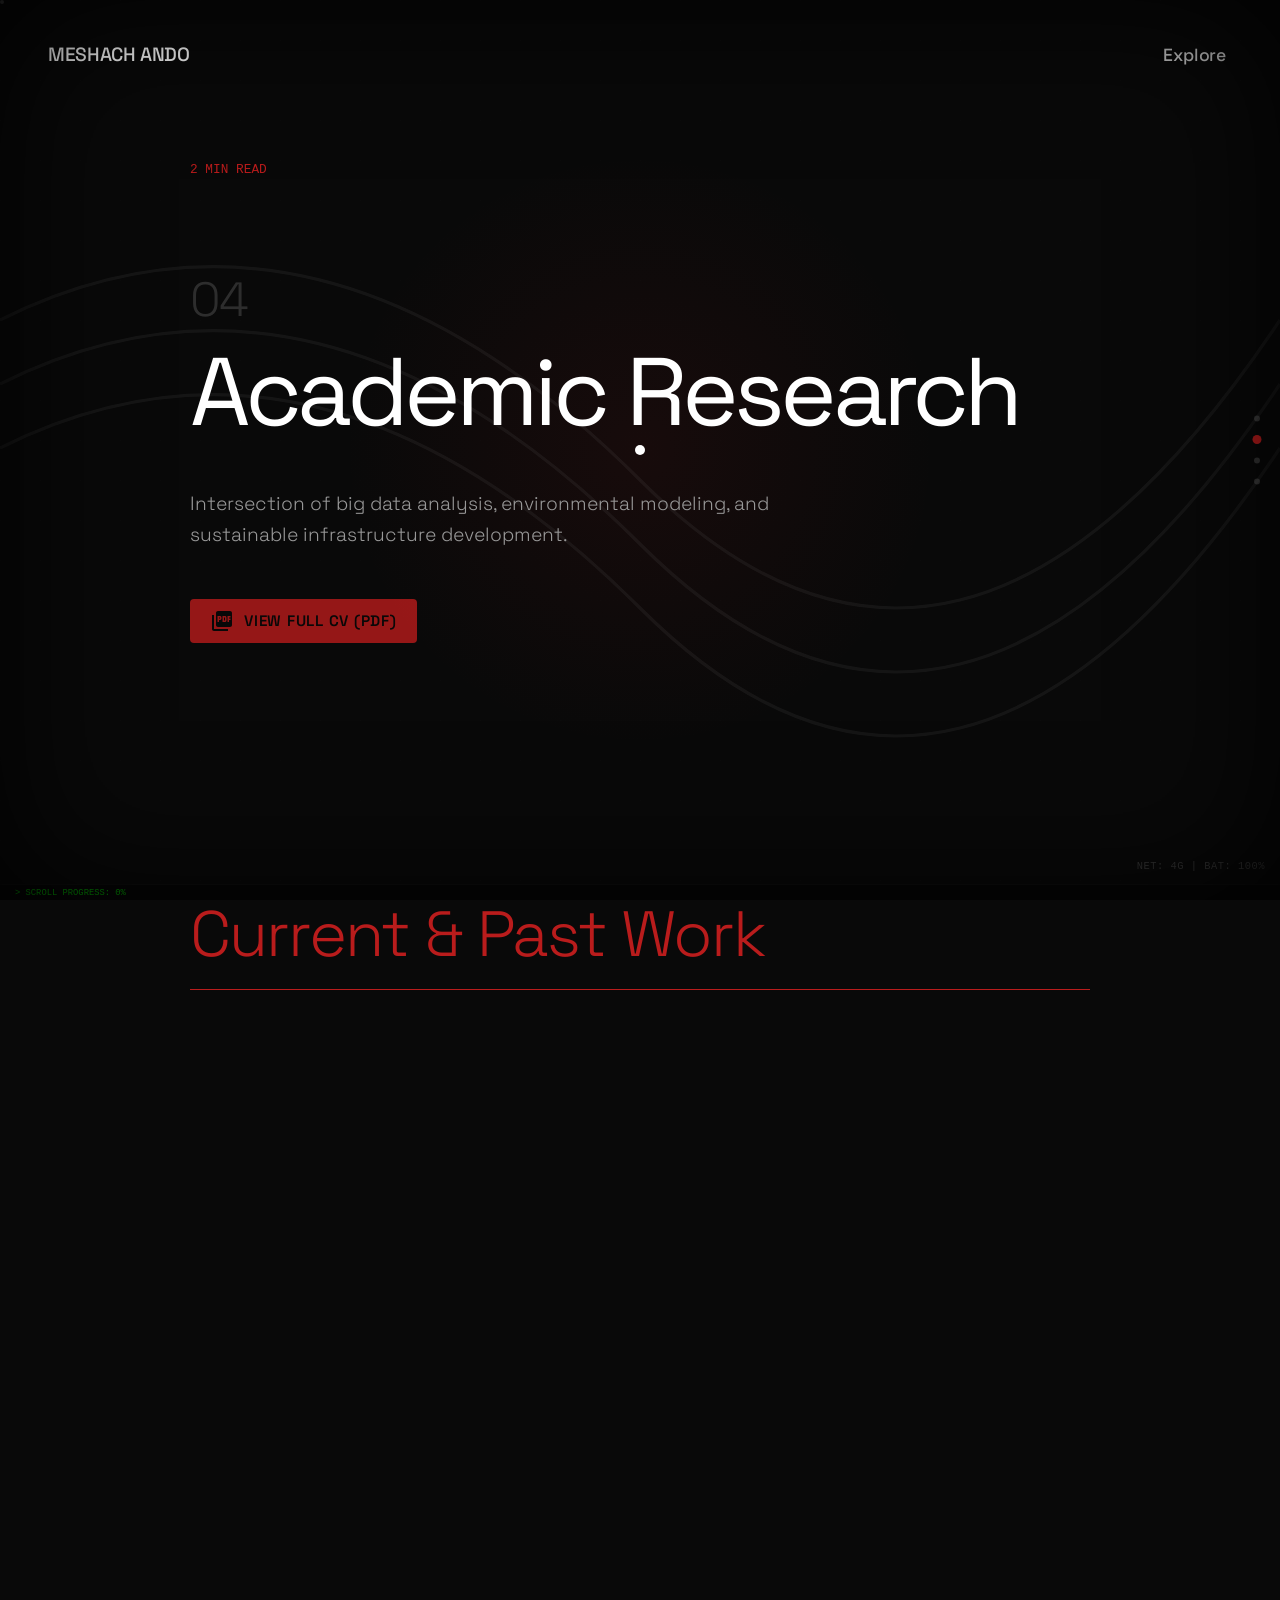
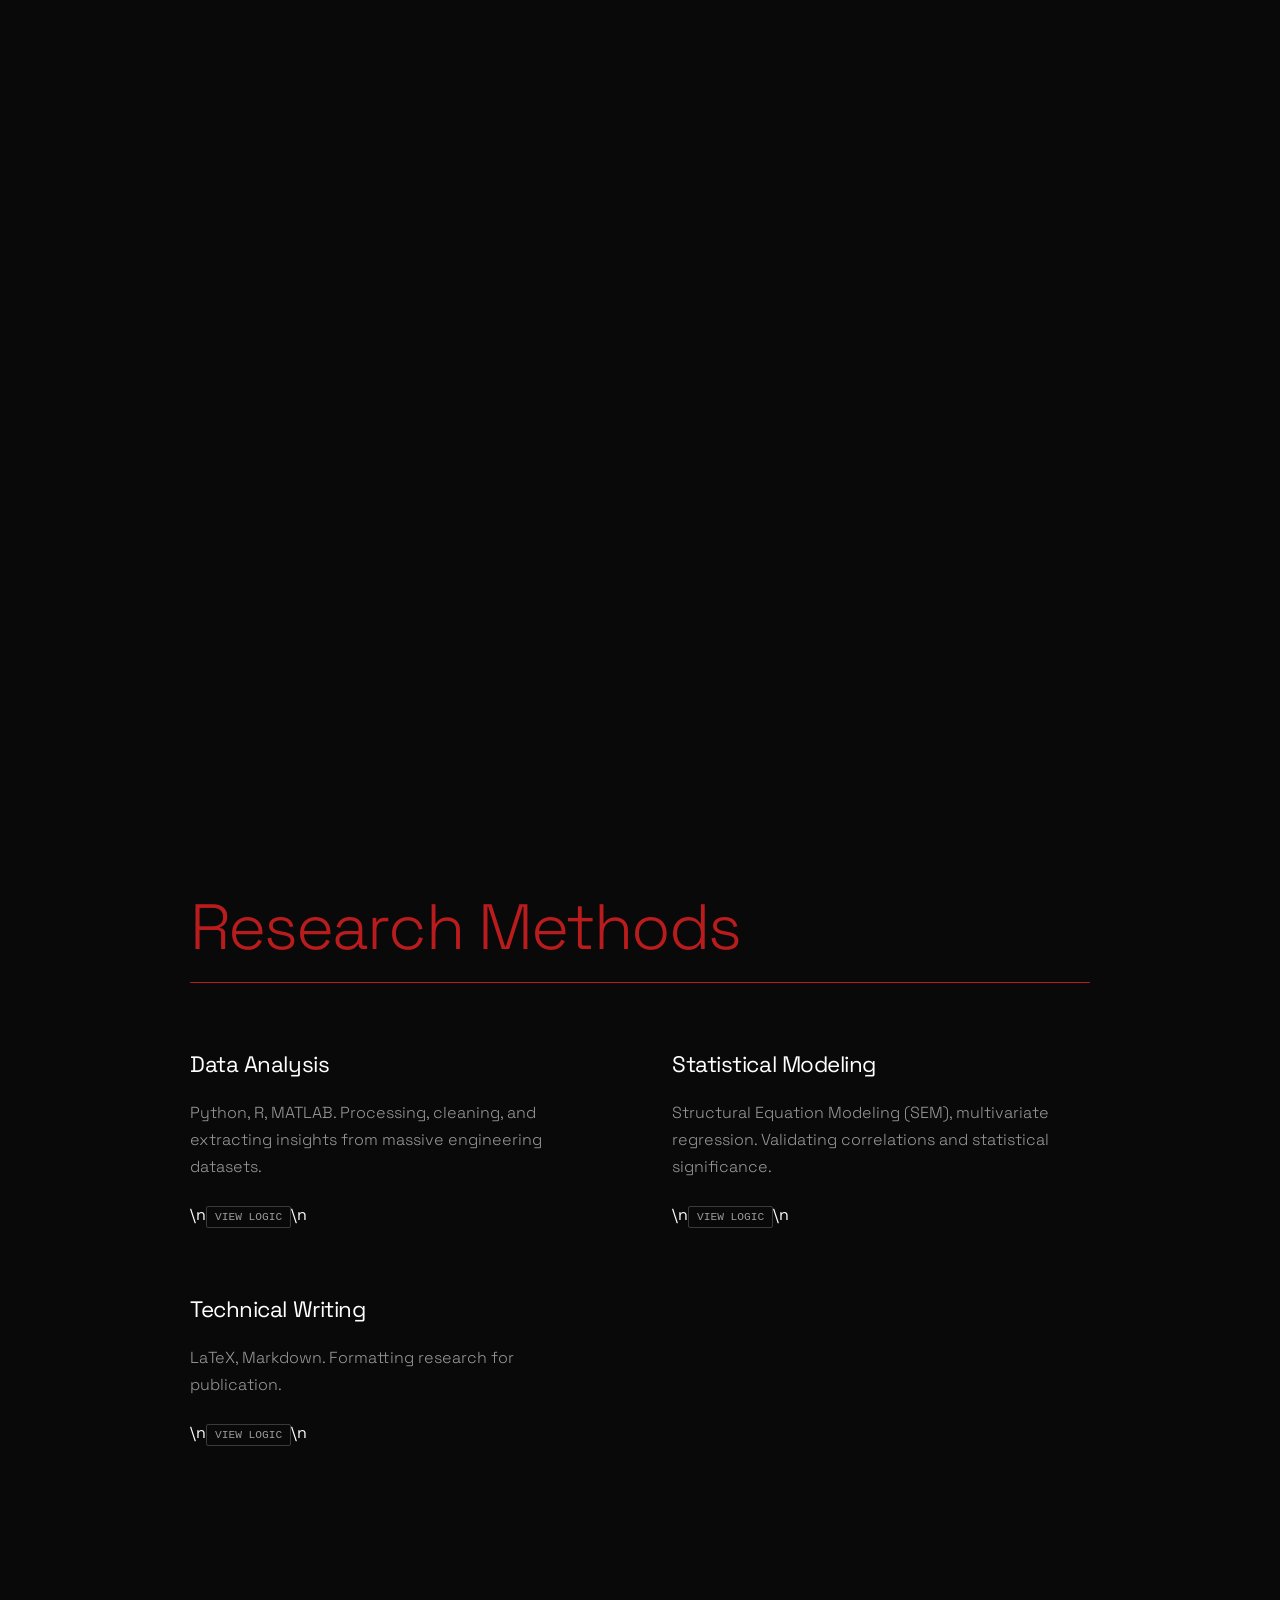
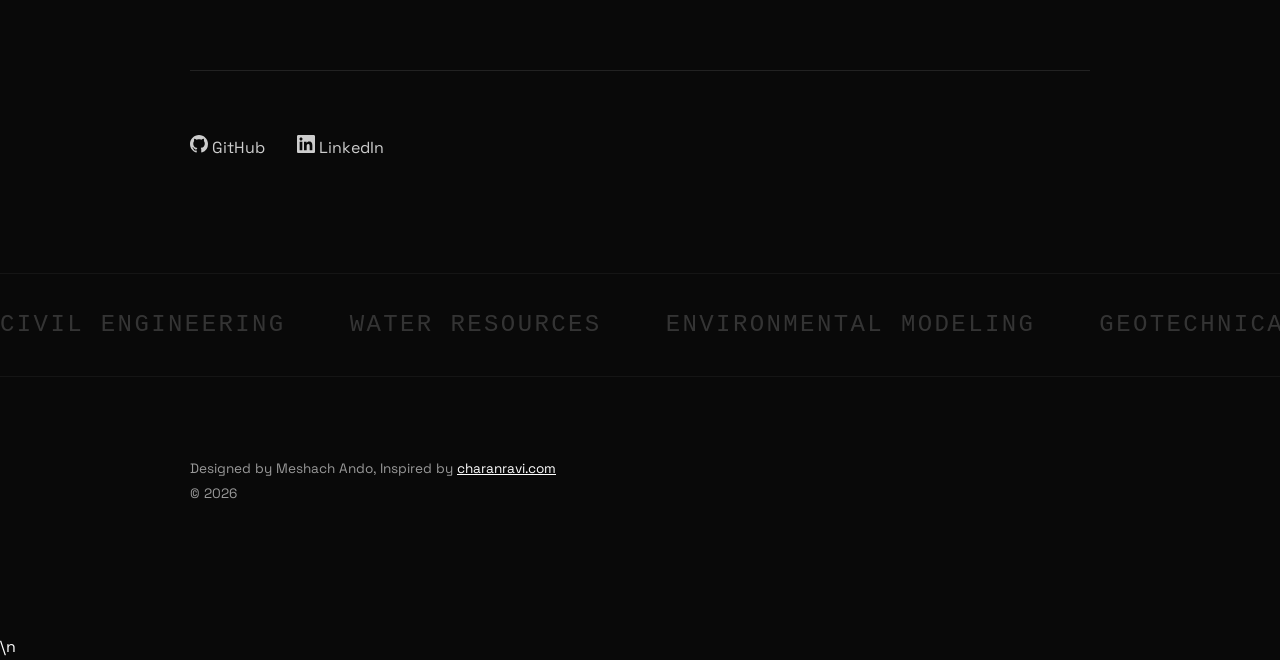
<file: research/index.html>
<!doctype html>
<html lang="en">
<head>
    <meta charset="utf-8">
    <meta name="viewport" content="width=device-width, initial-scale=1">
    <title>Research | Meshach Ando</title>
    <link rel="preconnect" href="https://fonts.googleapis.com">
    <link rel="preconnect" href="https://fonts.gstatic.com" crossorigin>
    <link href="https://fonts.googleapis.com/css2?family=Space+Grotesk:wght@300;400;500;600;700&display=swap" rel="stylesheet">
    <link rel="stylesheet" href="../assets/css/style.css">
    <link rel="icon" href="../assets/images/favicon.svg" type="image/svg+xml">
</head>
<body>
    <div id="preloader"><div class="preloader-count" id="preloader-count">00</div></div>
    <div class="cursor-dot"></div>
    <div class="scroll-progress"></div>
    <div class="mouse-glow"></div>

    <nav class="top-nav">
        <a href="../" class="brand-name" data-value="MESHACH ANDO">MESHACH ANDO</a>
        <button class="menu-toggle magnetic">Explore</button>
    </nav>

    <div class="menu-overlay">
        <div class="menu-links">
            <a href="../water-resources/">Water Resources</a>
            <a href="../environmental/">Environmental</a>
            <a href="../geotech/">Geotechnical</a>
            <a href="../research/">Research</a>
            <a href="../gallery/">Gallery</a>
            <a href="../news/">News</a>
        </div>
    </div>

    <a href="#" class="context-back">
        <svg viewBox="0 0 24 24"><path d="M20 11H7.83l5.59-5.59L12 4l-8 8 8 8 1.41-1.41L7.83 13H20v-2z"/></svg>
    </a>

    <div class="toc-sidebar"></div>

    <main class="container">
        <div id="read-time" style="font-size: 0.8rem; color: var(--accent-color); font-family: var(--font-mono); text-transform: uppercase; margin-bottom: 2rem;"></div>

        <section class="hero reveal">
            <div class="chapter-number">04</div>
            <h1 class="split-text">Academic Research</h1>
            <p class="subtitle" style="max-width: 650px;">
                Intersection of big data analysis, environmental modeling, and sustainable infrastructure development.
            </p>
            <a href="../assets/docs/Meshach_Ando_Full_CV.pdf" target="_blank" class="btn resume-btn"><svg viewBox="0 0 24 24"><path d="M20 2H8c-1.1 0-2 .9-2 2v12c0 1.1.9 2 2 2h12c1.1 0 2-.9 2-2V4c0-1.1-.9-2-2-2zm-8.5 7.5c0 .83-.67 1.5-1.5 1.5H9v2H7.5V7H10c.83 0 1.5.67 1.5 1.5v1zm5 2c0 .83-.67 1.5-1.5 1.5h-2.5V7H15c.83 0 1.5.67 1.5 1.5v3zm4-3H19v1h1.5V11H19v2h-1.5V7h3v1.5zM9 9.5h1v-1H9v1zM4 6H2v14c0 1.1.9 2 2 2h14v-2H4V6zm10 5.5h1v-3h-1v3z"/></svg> View Full CV (PDF)</a>
        </section>

        <section class="section reveal">
            <h2 class="section-title split-text">Current & Past Work</h2>
            <div class="grid-2">
                <div class="project-card">
                    <div class="project-number">01</div>
                    <h3 class="project-title" data-image="../assets/images/placeholder.svg">Climate Adaptation in Construction</h3>
                    <div class="project-stats">
                        Master's Thesis <span class="skim-time">Publishing</span>
                    </div>
                    <p class="project-desc">
                        Investigating the quantitative impacts of extreme climate events on construction schedules and structural integrity to develop mathematical adaptation frameworks for engineering standards.
                    </p>
                    <div class="project-tech">Data Mining, SEM Modeling, R</div>
                </div>
                
                <div class="project-card">
                    <div class="project-number">02</div>
                    <h3 class="project-title" data-image="../assets/images/placeholder.svg">AI in Material Optimization</h3>
                    <div class="project-stats">
                        Lab Research <span class="skim-time">Machine Learning</span>
                    </div>
                    <p class="project-desc">
                        Trained machine learning models on concrete mix design datasets to optimize strength-to-weight ratios and minimize embodied carbon footprint.
                    </p>
                    <div class="project-tech">Python, Scikit-Learn, TensorFlow</div>
                </div>

                <div class="project-card">
                    <div class="project-number">03</div>
                    <h3 class="project-title" data-image="../assets/images/placeholder.svg">Smart Infrastructure Sensors</h3>
                    <div class="project-stats">
                        Field Testing <span class="skim-time">IoT Data</span>
                    </div>
                    <p class="project-desc">
                        Deployed IoT strain gauges and moisture sensors in bridge abutments. Processed real-time structural health data to build predictive maintenance dashboards.
                    </p>
                    <div class="project-tech">IoT, Data Viz, MATLAB</div>
                </div>
            </div>
        </section>

        <section class="section reveal">
            <h2 class="section-title split-text">Research Methods</h2>
            <div class="stack-grid-creative">
                <div class="stack-item">
                    <h3>Data Analysis</h3>
                    <p>Python, R, MATLAB. Processing, cleaning, and extracting insights from massive engineering datasets.</p>
                \n<button class="logic-toggle-btn">View Logic</button>\n<pre class="logic-snippet"><code>def compute_model(data):\n    return optimize_structure(data)\n# Pure mathematical execution.</code></pre></div>
                <div class="stack-item">
                    <h3>Statistical Modeling</h3>
                    <p>Structural Equation Modeling (SEM), multivariate regression. Validating correlations and statistical significance.</p>
                \n<button class="logic-toggle-btn">View Logic</button>\n<pre class="logic-snippet"><code>def compute_model(data):\n    return optimize_structure(data)\n# Pure mathematical execution.</code></pre></div>
                <div class="stack-item">
                    <h3>Technical Writing</h3>
                    <p>LaTeX, Markdown. Formatting research for publication.</p>
                \n<button class="logic-toggle-btn">View Logic</button>\n<pre class="logic-snippet"><code>def compute_model(data):\n    return optimize_structure(data)\n# Pure mathematical execution.</code></pre></div>
            </div>
        </section>

        <footer class="minimal-footer reveal">
            <div class="home-menu" style="margin-bottom: 4rem;">
                <a href="https://github.com/meshando-unf" target="_blank" rel="noopener" class="pill-btn magnetic" style="border: none; padding: 0;">
                    <svg xmlns="http://www.w3.org/2000/svg" viewBox="0 0 24 24"><path d="M12 0C5.37 0 0 5.37 0 12c0 5.31 3.435 9.795 8.205 11.385.6.105.825-.255.825-.57 0-.285-.015-1.23-.015-2.235-3.015.555-3.795-.735-4.035-1.41-.135-.345-.72-1.41-1.23-1.695-.42-.225-1.02-.78-.015-.795.945-.015 1.62.87 1.845 1.23 1.08 1.815 2.805 1.305 3.495.99.105-.78.42-1.305.765-1.605-2.67-.3-5.46-1.335-5.46-5.925 0-1.305.465-2.385 1.23-3.225-.12-.3-.54-1.53.12-3.18 0 0 1.005-.315 3.3 1.23.96-.27 1.98-.405 3-.405s2.04.135 3 .405c2.295-1.56 3.3-1.23 3.3-1.23.66 1.65.24 2.88.12 3.18.765.84 1.23 1.905 1.23 3.225 0 4.605-2.805 5.625-5.475 5.925.435.375.81 1.095.81 2.22 0 1.605-.015 2.895-.015 3.3 0 .315.225.69.825.57A12.02 12.02 0 0024 12c0-6.63-5.37-12-12-12z"/></svg>
                    GitHub
                </a>
                <a href="https://www.linkedin.com/in/meshachando" target="_blank" rel="noopener" class="pill-btn magnetic" style="border: none; padding: 0;">
                    <svg xmlns="http://www.w3.org/2000/svg" viewBox="0 0 24 24"><path d="M20.447 20.452h-3.554v-5.569c0-1.328-.027-3.037-1.852-3.037-1.853 0-2.136 1.445-2.136 2.939v5.667H9.351V9h3.414v1.561h.046c.477-.9 1.637-1.85 3.37-1.85 3.601 0 4.267 2.37 4.267 5.455v6.286zM5.337 7.433c-1.144 0-2.063-.926-2.063-2.065 0-1.138.92-2.063 2.063-2.063 1.14 0 2.064.925 2.064 2.063 0 1.139-.925 2.065-2.064 2.065zm1.782 13.019H3.555V9h3.564v11.452zM22.225 0H1.771C.792 0 0 .774 0 1.729v20.542C0 23.227.792 24 1.771 24h20.451C23.2 24 24 23.227 24 22.271V1.729C24 .774 23.2 0 22.222 0h.003z"/></svg>
                    LinkedIn
                </a>
            </div>

            <div class="marquee-container">
                <div class="marquee-content">
                    <span>Civil Engineering</span>
                    <span>Water Resources</span>
                    <span>Environmental Modeling</span>
                    <span>Geotechnical</span>
                    <span>Data Science</span>
                    <span>Hydraulics</span>
                    <span>Civil Engineering</span>
                    <span>Water Resources</span>
                    <span>Environmental Modeling</span>
                    <span>Geotechnical</span>
                    <span>Data Science</span>
                    <span>Hydraulics</span>
                </div>
            </div>

            <p style="font-size: 0.85rem; color: var(--text-secondary); line-height: 1.8; margin: 2rem 0 0 0;">
                Designed by Meshach Ando, Inspired by <a href="https://charanravi.com/" target="_blank" style="text-decoration: underline; opacity: 1;">charanravi.com</a><br>
                &copy; 2026
            </p>
        </footer>
    </main>

    <script src="../assets/js/main.js"></script>
    <!-- Feature 4, 6, 9: Telemetry & Consoles -->
    <div id="dom-console">&gt; SYSTEM READY.</div>
    <div class="telemetry" id="telemetry">NET: CALC | PWR: CALC</div>

    <!-- Feature 8: Command-K Modal -->
    <div id="cmd-k-modal">
        <input type="text" id="cmd-k-input" placeholder="Type a command or search... (Esc to close)">
        <div class="cmd-k-results">
            <a href="/" class="cmd-k-result"><span>Home</span> <span>&#8629;</span></a>
            <a href="/water-resources/" class="cmd-k-result"><span>Water Resources</span> <span>&#8629;</span></a>
            <a href="/environmental/" class="cmd-k-result"><span>Environmental Modeling</span> <span>&#8629;</span></a>
            <a href="/geotech/" class="cmd-k-result"><span>Geotechnical</span> <span>&#8629;</span></a>
            <a href="/research/" class="cmd-k-result"><span>Academic Research</span> <span>&#8629;</span></a>
            <a href="/news/" class="cmd-k-result"><span>News & Milestones</span> <span>&#8629;</span></a>
        </div>
    </div>
    <div class="vignette-overlay"></div>
\n</body>
</html>
</file>
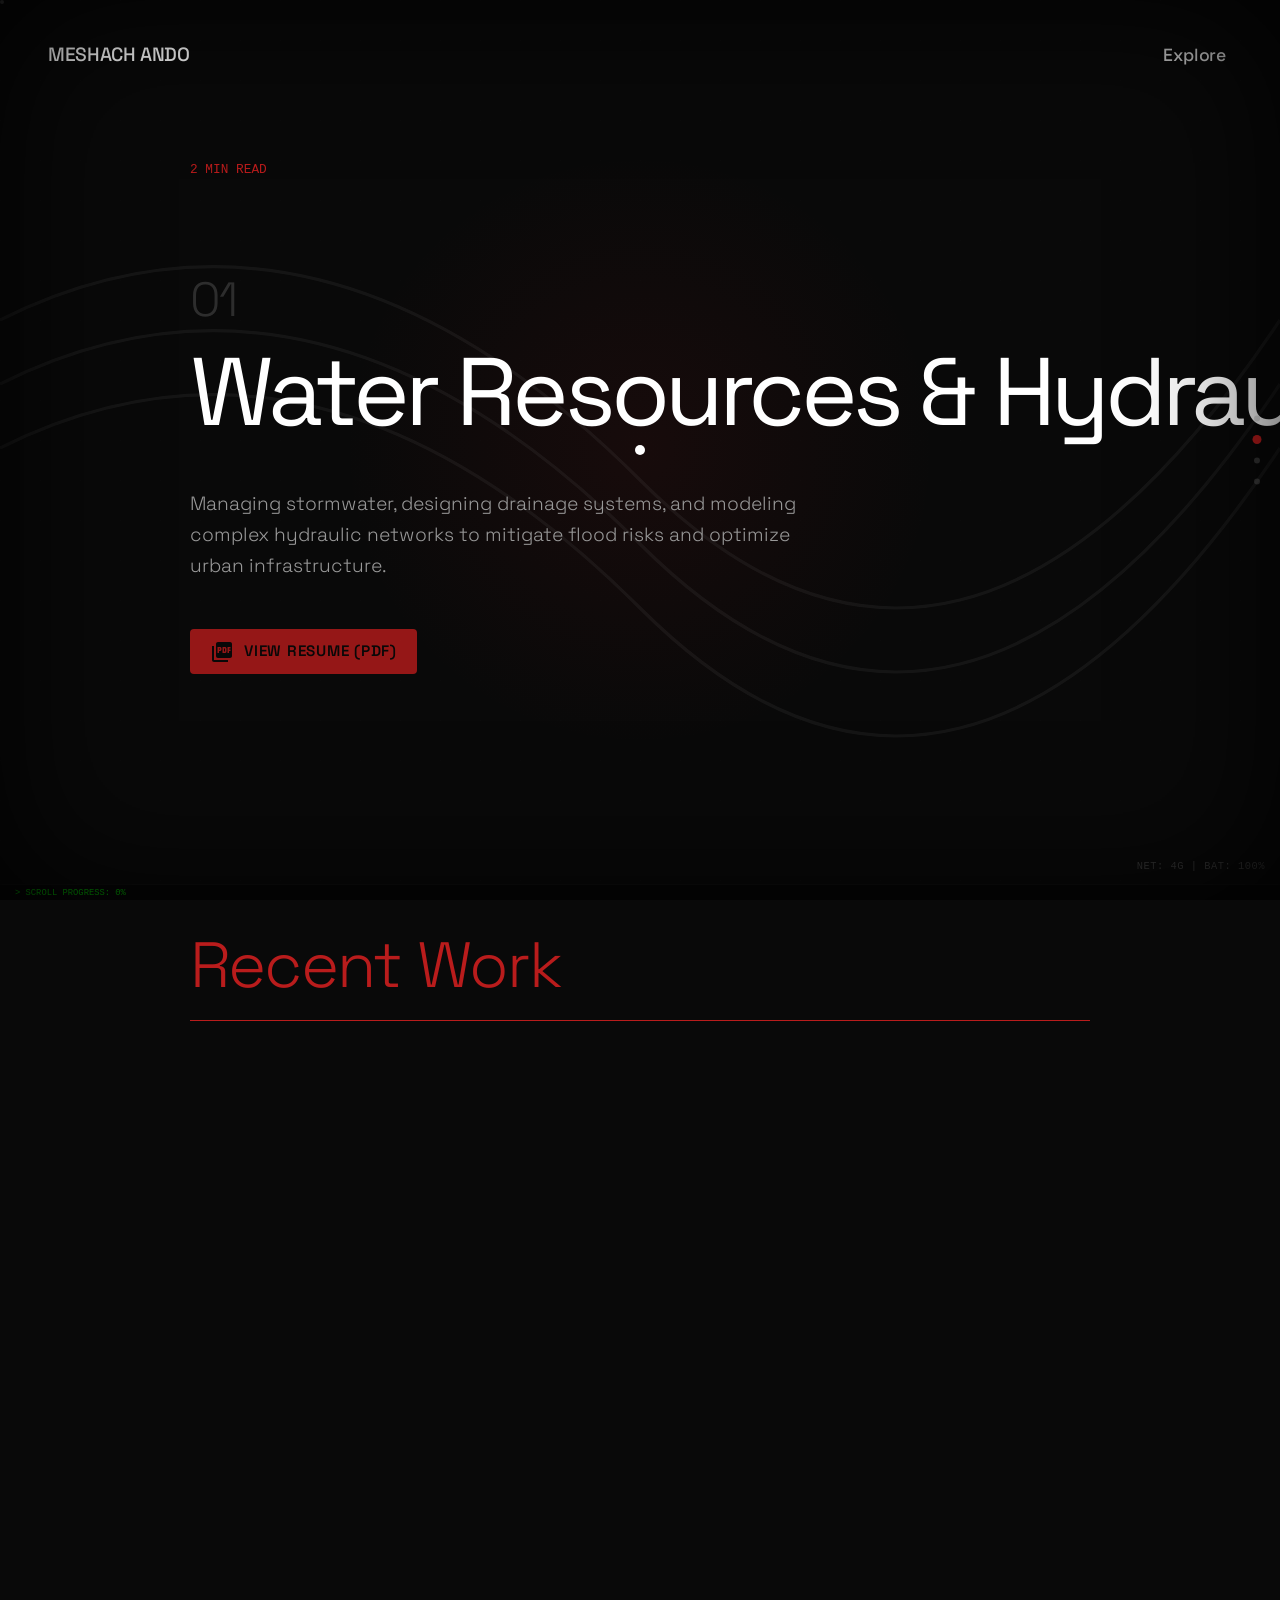
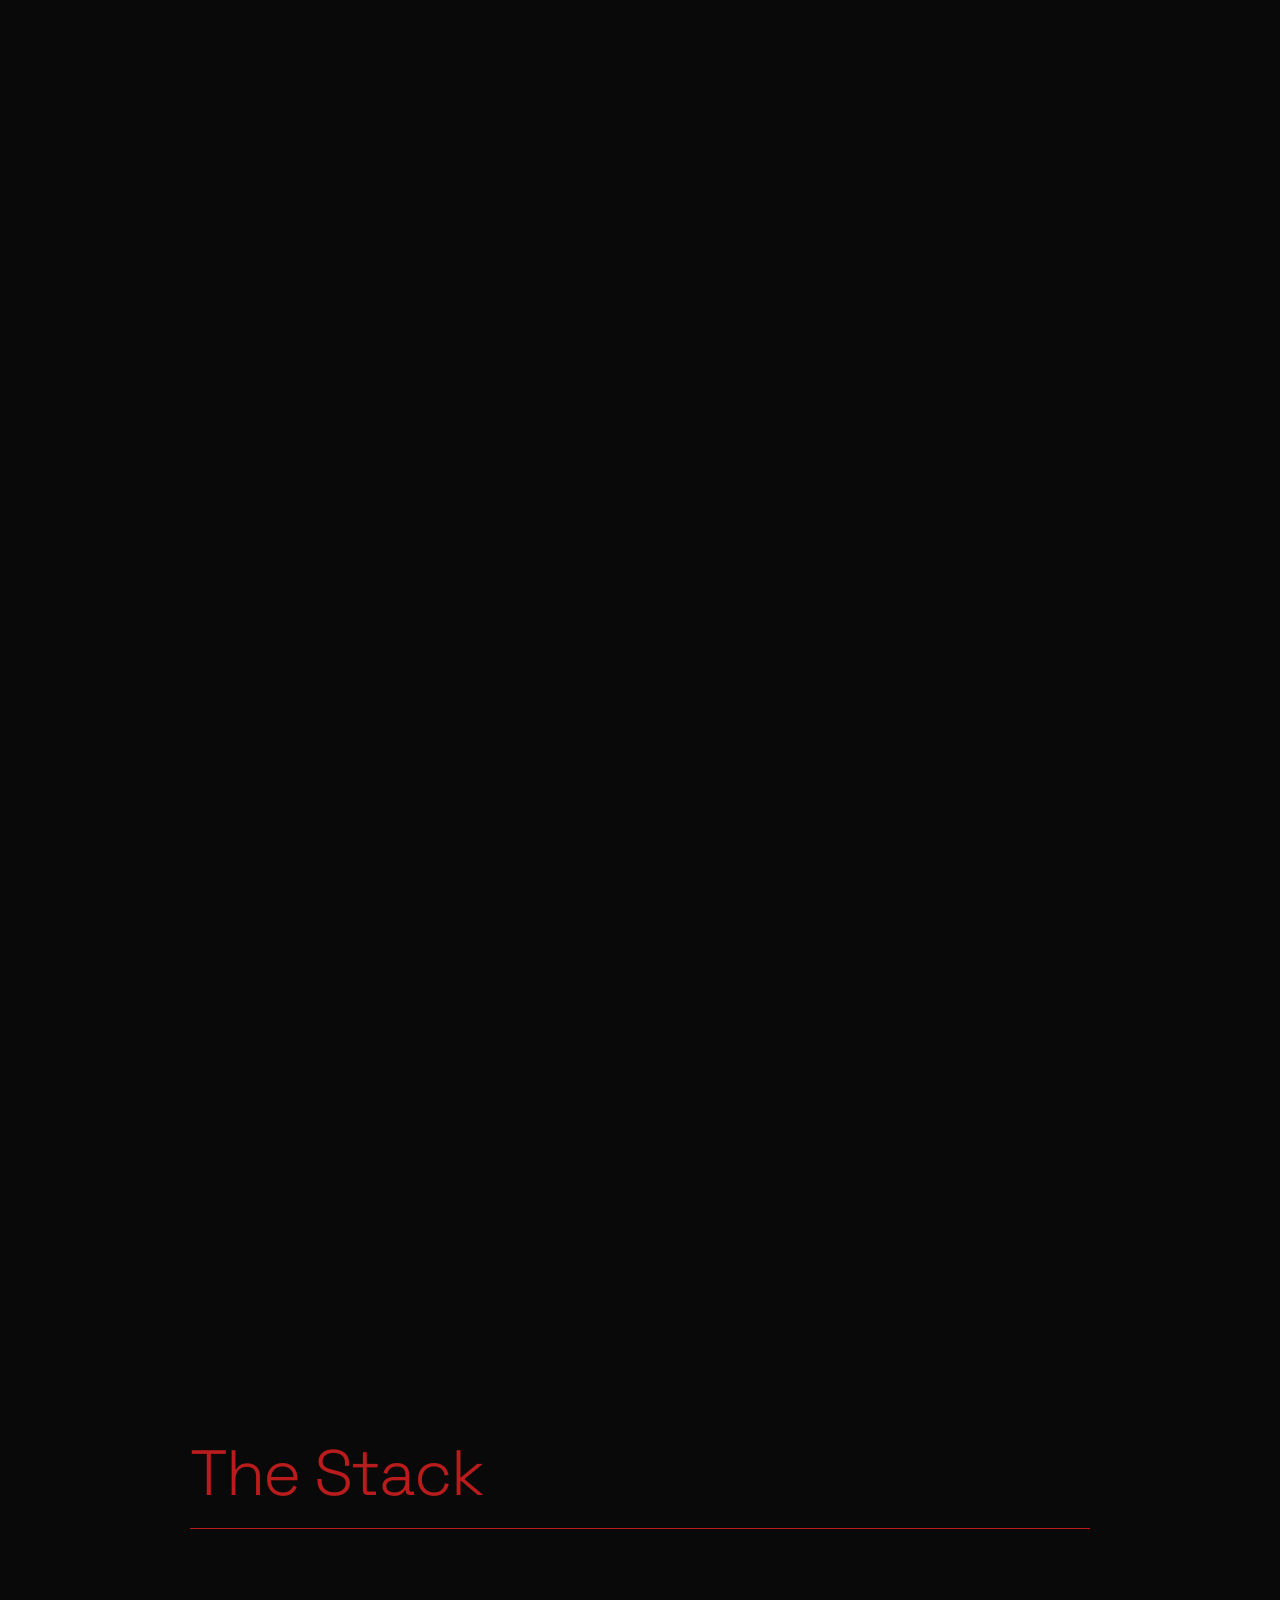
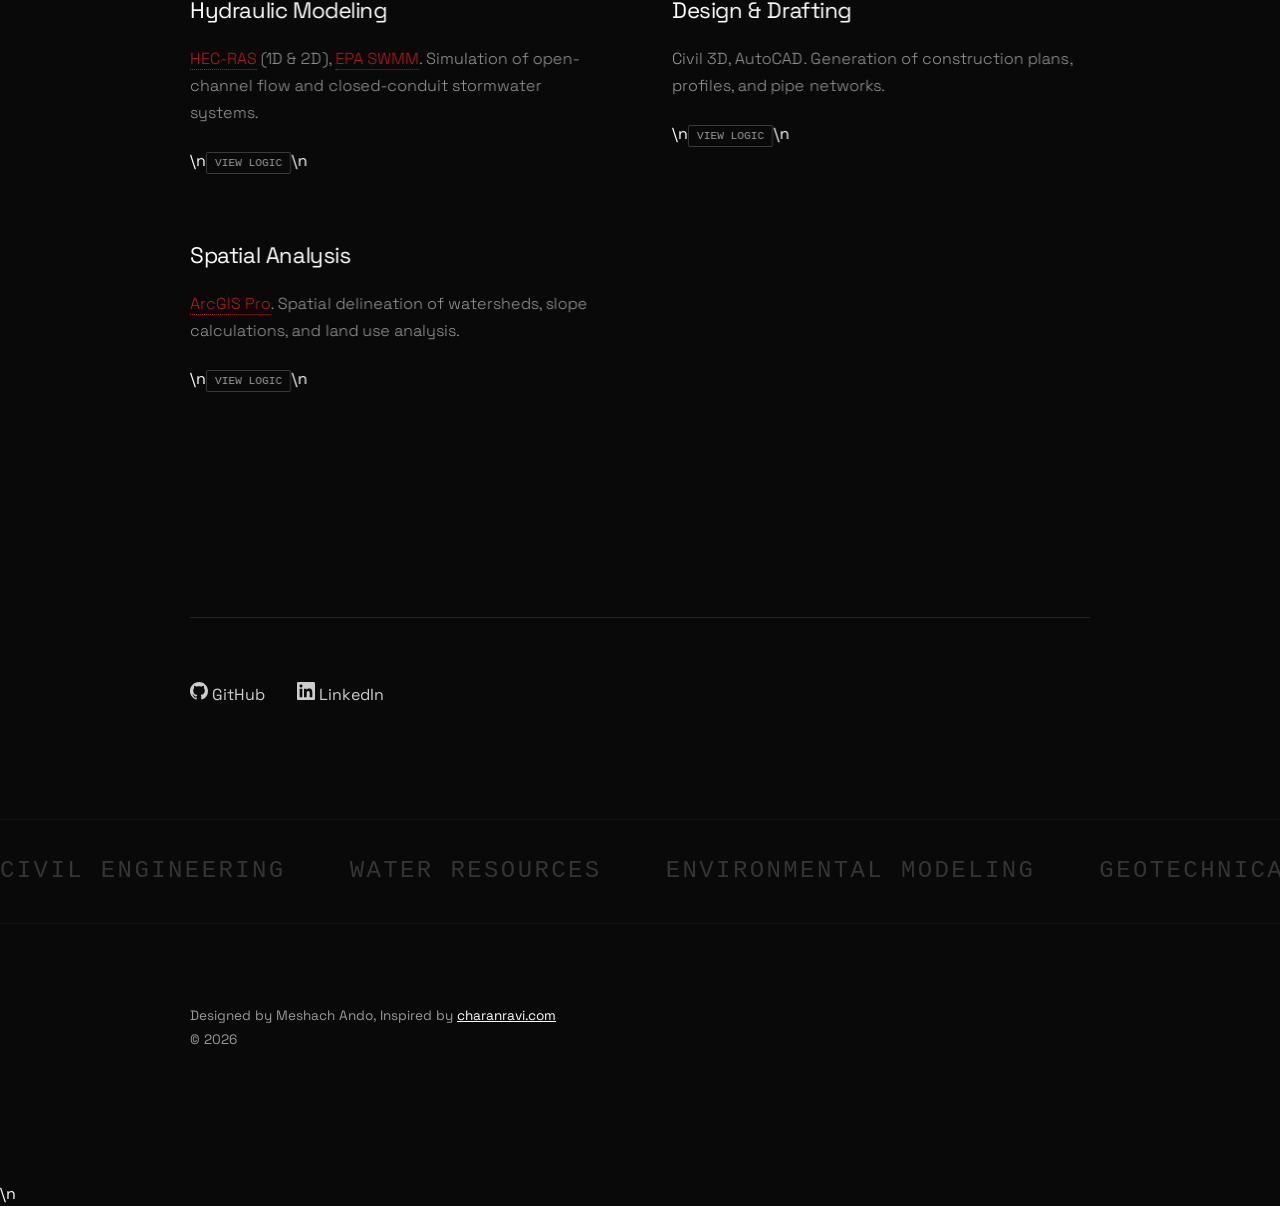
<file: water-resources/index.html>
<!doctype html>
<html lang="en">
<head>
    <meta charset="utf-8">
    <meta name="viewport" content="width=device-width, initial-scale=1">
    <title>Water Resources | Meshach Ando</title>
    <link rel="preconnect" href="https://fonts.googleapis.com">
    <link rel="preconnect" href="https://fonts.gstatic.com" crossorigin>
    <link href="https://fonts.googleapis.com/css2?family=Space+Grotesk:wght@300;400;500;600;700&display=swap" rel="stylesheet">
    <link rel="stylesheet" href="../assets/css/style.css">
    <link rel="icon" href="../assets/images/favicon.svg" type="image/svg+xml">
</head>
<body>
    <div id="preloader"><div class="preloader-count" id="preloader-count">00</div></div>
    <div class="cursor-dot"></div>
    <div class="scroll-progress"></div>
    <div class="mouse-glow"></div>

    <nav class="top-nav">
        <a href="../" class="brand-name" data-value="MESHACH ANDO">MESHACH ANDO</a>
        <button class="menu-toggle magnetic">Explore</button>
    </nav>

    <div class="menu-overlay">
        <div class="menu-links">
            <a href="../water-resources/">Water Resources</a>
            <a href="../environmental/">Environmental</a>
            <a href="../geotech/">Geotechnical</a>
            <a href="../research/">Research</a>
            <a href="../gallery/">Gallery</a>
            <a href="../news/">News</a>
        </div>
    </div>

    <a href="#" class="context-back">
        <svg viewBox="0 0 24 24"><path d="M20 11H7.83l5.59-5.59L12 4l-8 8 8 8 1.41-1.41L7.83 13H20v-2z"/></svg>
    </a>

    <div class="toc-sidebar"></div>

    <main class="container">
        <div id="read-time" style="font-size: 0.8rem; color: var(--accent-color); font-family: var(--font-mono); text-transform: uppercase; margin-bottom: 2rem;"></div>
        
        <section class="hero reveal">
            <div class="chapter-number">01</div>
            <h1 class="split-text">Water Resources & Hydraulics</h1>
            <p class="subtitle" style="max-width: 650px;">
                Managing stormwater, designing drainage systems, and modeling complex hydraulic networks to mitigate flood risks and optimize urban infrastructure.
            </p>
            <a href="../assets/docs/Meshach_Ando_Water_Resources_Resume.pdf" target="_blank" class="btn resume-btn"><svg viewBox="0 0 24 24"><path d="M20 2H8c-1.1 0-2 .9-2 2v12c0 1.1.9 2 2 2h12c1.1 0 2-.9 2-2V4c0-1.1-.9-2-2-2zm-8.5 7.5c0 .83-.67 1.5-1.5 1.5H9v2H7.5V7H10c.83 0 1.5.67 1.5 1.5v1zm5 2c0 .83-.67 1.5-1.5 1.5h-2.5V7H15c.83 0 1.5.67 1.5 1.5v3zm4-3H19v1h1.5V11H19v2h-1.5V7h3v1.5zM9 9.5h1v-1H9v1zM4 6H2v14c0 1.1.9 2 2 2h14v-2H4V6zm10 5.5h1v-3h-1v3z"/></svg> View Resume (PDF)</a>
        </section>

        <section class="section reveal">
            <h2 class="section-title split-text">Recent Work</h2>
            <div class="grid-2">
                <div class="project-card">
                    <div class="project-number">01</div>
                    <h3 class="project-title" data-image="../assets/images/placeholder.svg">Landfill Hydrology & Drainage</h3>
                    <div class="project-stats">
                        EREF Study <span class="skim-time">Research</span>
                    </div>
                    <p class="project-desc">
                        Evaluated stormwater infiltration impacts on landfill cover moisture conditions. Assessed drainage network efficiency to optimize methane oxidation rates under heavy load conditions.
                    </p>
                    <div class="project-tech">Python, <span class="eng-tooltip" data-tooltip="Advanced Geographic Information System">ArcGIS Pro</span>, Civil 3D</div>
                </div>
                
                <div class="project-card">
                    <div class="project-number">02</div>
                    <h3 class="project-title" data-image="../assets/images/placeholder.svg">Green Infrastructure Master Plan</h3>
                    <div class="project-stats">
                        Jacksonville, FL <span class="skim-time">Design</span>
                    </div>
                    <p class="project-desc">
                        Designed comprehensive urban master plan integrating green infrastructure (bioswales, permeable pavements) to manage peak stormwater runoff and alleviate gray infrastructure strain.
                    </p>
                    <div class="project-tech"><span class="eng-tooltip" data-tooltip="Storm Water Management Model">EPA SWMM</span>, <span class="eng-tooltip" data-tooltip="Hydrologic Engineering Center's River Analysis System">HEC-RAS</span>, GIS</div>
                </div>

                <div class="project-card">
                    <div class="project-number">03</div>
                    <h3 class="project-title" data-image="../assets/images/placeholder.svg">Floodplain Delineation</h3>
                    <div class="project-stats">
                        FEMA Compliance <span class="skim-time">Mapping</span>
                    </div>
                    <p class="project-desc">
                        Developed 1D and 2D hydraulic models using high-resolution LiDAR data and <span class="eng-tooltip" data-tooltip="Hydrologic Engineering Center's River Analysis System">HEC-RAS</span>. Established accurate inundation boundaries for local zoning and FEMA compliance.
                    </p>
                    <div class="project-tech"><span class="eng-tooltip" data-tooltip="Hydrologic Engineering Center's River Analysis System">HEC-RAS</span> 2D, LiDAR, AutoCAD</div>
                </div>

                <div class="project-card">
                    <div class="project-number">04</div>
                    <h3 class="project-title" data-image="../assets/images/placeholder.svg">Culvert Sizing Automation</h3>
                    <div class="project-stats">
                        Internal Tool <span class="skim-time">Scripting</span>
                    </div>
                    <p class="project-desc">
                        Developed Python scripts integrating ArcPy to automate watershed data extraction and execute rational method runoff calculations for optimized pipe sizing.
                    </p>
                    <div class="project-tech">Python, Pandas, ArcPy</div>
                </div>
            </div>
        </section>

        <section class="section reveal">
            <h2 class="section-title split-text">The Stack</h2>
            <div class="stack-grid-creative">
                <div class="stack-item">
                    <h3>Hydraulic Modeling</h3>
                    <p><span class="eng-tooltip" data-tooltip="Hydrologic Engineering Center's River Analysis System">HEC-RAS</span> (1D & 2D), <span class="eng-tooltip" data-tooltip="Storm Water Management Model">EPA SWMM</span>. Simulation of open-channel flow and closed-conduit stormwater systems.</p>
                \n<button class="logic-toggle-btn">View Logic</button>\n<pre class="logic-snippet"><code>def compute_model(data):\n    return optimize_structure(data)\n# Pure mathematical execution.</code></pre></div>
                <div class="stack-item">
                    <h3>Design & Drafting</h3>
                    <p>Civil 3D, AutoCAD. Generation of construction plans, profiles, and pipe networks.</p>
                \n<button class="logic-toggle-btn">View Logic</button>\n<pre class="logic-snippet"><code>def compute_model(data):\n    return optimize_structure(data)\n# Pure mathematical execution.</code></pre></div>
                <div class="stack-item">
                    <h3>Spatial Analysis</h3>
                    <p><span class="eng-tooltip" data-tooltip="Advanced Geographic Information System">ArcGIS Pro</span>. Spatial delineation of watersheds, slope calculations, and land use analysis.</p>
                \n<button class="logic-toggle-btn">View Logic</button>\n<pre class="logic-snippet"><code>def compute_model(data):\n    return optimize_structure(data)\n# Pure mathematical execution.</code></pre></div>
            </div>
        </section>

        <footer class="minimal-footer reveal">
            <div class="home-menu" style="margin-bottom: 4rem;">
                <a href="https://github.com/meshando-unf" target="_blank" rel="noopener" class="pill-btn magnetic" style="border: none; padding: 0;">
                    <svg xmlns="http://www.w3.org/2000/svg" viewBox="0 0 24 24"><path d="M12 0C5.37 0 0 5.37 0 12c0 5.31 3.435 9.795 8.205 11.385.6.105.825-.255.825-.57 0-.285-.015-1.23-.015-2.235-3.015.555-3.795-.735-4.035-1.41-.135-.345-.72-1.41-1.23-1.695-.42-.225-1.02-.78-.015-.795.945-.015 1.62.87 1.845 1.23 1.08 1.815 2.805 1.305 3.495.99.105-.78.42-1.305.765-1.605-2.67-.3-5.46-1.335-5.46-5.925 0-1.305.465-2.385 1.23-3.225-.12-.3-.54-1.53.12-3.18 0 0 1.005-.315 3.3 1.23.96-.27 1.98-.405 3-.405s2.04.135 3 .405c2.295-1.56 3.3-1.23 3.3-1.23.66 1.65.24 2.88.12 3.18.765.84 1.23 1.905 1.23 3.225 0 4.605-2.805 5.625-5.475 5.925.435.375.81 1.095.81 2.22 0 1.605-.015 2.895-.015 3.3 0 .315.225.69.825.57A12.02 12.02 0 0024 12c0-6.63-5.37-12-12-12z"/></svg>
                    GitHub
                </a>
                <a href="https://www.linkedin.com/in/meshachando" target="_blank" rel="noopener" class="pill-btn magnetic" style="border: none; padding: 0;">
                    <svg xmlns="http://www.w3.org/2000/svg" viewBox="0 0 24 24"><path d="M20.447 20.452h-3.554v-5.569c0-1.328-.027-3.037-1.852-3.037-1.853 0-2.136 1.445-2.136 2.939v5.667H9.351V9h3.414v1.561h.046c.477-.9 1.637-1.85 3.37-1.85 3.601 0 4.267 2.37 4.267 5.455v6.286zM5.337 7.433c-1.144 0-2.063-.926-2.063-2.065 0-1.138.92-2.063 2.063-2.063 1.14 0 2.064.925 2.064 2.063 0 1.139-.925 2.065-2.064 2.065zm1.782 13.019H3.555V9h3.564v11.452zM22.225 0H1.771C.792 0 0 .774 0 1.729v20.542C0 23.227.792 24 1.771 24h20.451C23.2 24 24 23.227 24 22.271V1.729C24 .774 23.2 0 22.222 0h.003z"/></svg>
                    LinkedIn
                </a>
            </div>

            <div class="marquee-container">
                <div class="marquee-content">
                    <span>Civil Engineering</span>
                    <span>Water Resources</span>
                    <span>Environmental Modeling</span>
                    <span>Geotechnical</span>
                    <span>Data Science</span>
                    <span>Hydraulics</span>
                    <span>Civil Engineering</span>
                    <span>Water Resources</span>
                    <span>Environmental Modeling</span>
                    <span>Geotechnical</span>
                    <span>Data Science</span>
                    <span>Hydraulics</span>
                </div>
            </div>

            <p style="font-size: 0.85rem; color: var(--text-secondary); line-height: 1.8; margin: 2rem 0 0 0;">
                Designed by Meshach Ando, Inspired by <a href="https://charanravi.com/" target="_blank" style="text-decoration: underline; opacity: 1;">charanravi.com</a><br>
                &copy; 2026
            </p>
        </footer>
    </main>

    <script src="../assets/js/main.js"></script>
    <!-- Feature 4, 6, 9: Telemetry & Consoles -->
    <div id="dom-console">&gt; SYSTEM READY.</div>
    <div class="telemetry" id="telemetry">NET: CALC | PWR: CALC</div>

    <!-- Feature 8: Command-K Modal -->
    <div id="cmd-k-modal">
        <input type="text" id="cmd-k-input" placeholder="Type a command or search... (Esc to close)">
        <div class="cmd-k-results">
            <a href="/" class="cmd-k-result"><span>Home</span> <span>&#8629;</span></a>
            <a href="/water-resources/" class="cmd-k-result"><span>Water Resources</span> <span>&#8629;</span></a>
            <a href="/environmental/" class="cmd-k-result"><span>Environmental Modeling</span> <span>&#8629;</span></a>
            <a href="/geotech/" class="cmd-k-result"><span>Geotechnical</span> <span>&#8629;</span></a>
            <a href="/research/" class="cmd-k-result"><span>Academic Research</span> <span>&#8629;</span></a>
            <a href="/news/" class="cmd-k-result"><span>News & Milestones</span> <span>&#8629;</span></a>
        </div>
    </div>
    <div class="vignette-overlay"></div>
\n</body>
</html>
</file>
<file: assets/css/style.css>
:root {
  --bg-color: #000000;
  --text-primary: #ffffff;
  --text-secondary: #999999;
  --accent-color: #b91c1c;
  --font-sans: 'Space Grotesk', 'Inter', 'Helvetica Neue', Helvetica, sans-serif;
  --font-mono: 'Courier New', Courier, monospace;
  --radius: 50px;
}

/* Feature 14: Konami Code / Matrix Hack Mode */
body.matrix-mode {
  --bg-color: #000000;
  --text-primary: #00ff00;
  --text-secondary: #00cc00;
  --accent-color: #00ff00;
  --font-sans: var(--font-mono);
}

::selection {
  background-color: var(--accent-color);
  color: #ffffff;
  text-shadow: none;
}

/* Improvement 5: Absolute Monochrome Strictness */
/* Removing all intermediate grays from backgrounds */

/* Feature 10: Custom Micro-Scrollbar */
::-webkit-scrollbar { width: 4px; }
::-webkit-scrollbar-track { background: var(--bg-color); }
::-webkit-scrollbar-thumb { background: var(--accent-color); border-radius: 4px; }
::-webkit-scrollbar-thumb:hover { background: #ff0000; }
body { scrollbar-width: thin; scrollbar-color: var(--accent-color) var(--bg-color); }

/* Feature 6: Subtle Grain Texture */
body::after {
  content: "";
  position: fixed;
  top: 0; left: 0; width: 100vw; height: 100vh;
  pointer-events: none;
  z-index: 9999;
  opacity: 0.04;
  background-image: url("data:image/svg+xml,%3Csvg viewBox='0 0 200 200' xmlns='http://www.w3.org/2000/svg'%3E%3Cfilter id='noiseFilter'%3E%3CfeTurbulence type='fractalNoise' baseFrequency='0.85' numOctaves='3' stitchTiles='stitch'/%3E%3C/filter%3E%3Crect width='100%25' height='100%25' filter='url(%23noiseFilter)'/%3E%3C/svg%3E");
}

/* State-of-the-Art Feature 6: Global Mouse Glow */
.mouse-glow {
  position: fixed;
  top: 0; left: 0;
  width: 600px; height: 600px;
  background: radial-gradient(circle at center, rgba(185,28,28,0.08) 0%, transparent 70%);
  pointer-events: none;
  border-radius: 50%;
  transform: translate(-50%, -50%);
  z-index: 1;
  transition: opacity 0.5s ease;
  mix-blend-mode: screen;
}

/* Feature 11: Inactivity Dimmer */
body {
  background-color: var(--bg-color);
  color: var(--text-primary);
  font-family: var(--font-sans);
  margin: 0; padding: 0;
  line-height: 1.6;
  -webkit-font-smoothing: antialiased;
  -moz-osx-font-smoothing: grayscale;
  transition: opacity 2s ease; /* For inactivity dimmer */
  overflow-x: hidden;
}

body.inactive { opacity: 0.6; }

/* Feature 2: Cinematic Preloader */
#preloader {
  position: fixed;
  top: 0; left: 0; width: 100vw; height: 100vh;
  background-color: #000;
  z-index: 100000;
  display: flex;
  justify-content: flex-end;
  align-items: flex-end;
  padding: 4rem;
  box-sizing: border-box;
  transition: transform 1s cubic-bezier(0.77, 0, 0.175, 1);
}
#preloader.done { transform: translateY(-100%); }
.preloader-count { font-size: 8rem; font-weight: 300; letter-spacing: -0.05em; color: var(--accent-color); }

/* Smooth Page Transitions */
.page-transitioning { opacity: 0 !important; transition: opacity 0.4s ease-out; }

/* Feature 3: Custom Inverted Cursor with Spring Physics */
body, a, button, .menu-toggle { cursor: none !important; }
.cursor-dot {
  position: fixed;
  top: 0; left: 0;
  width: 10px; height: 10px;
  background-color: white;
  border-radius: 50%;
  pointer-events: none;
  z-index: 20000;
  mix-blend-mode: difference;
  transform: translate(-50%, -50%);
  transition: width 0.3s cubic-bezier(0.25, 1, 0.5, 1), height 0.3s cubic-bezier(0.25, 1, 0.5, 1);
}
.cursor-dot.hovering { width: 60px; height: 60px; }
.cursor-dot.active { width: 5px; height: 5px; background-color: var(--accent-color); }

/* Typography */
/* Improvement 1: High-end typography tracking */
h1, h2, h3, h4, h5, h6 { font-weight: 400; margin-top: 0; letter-spacing: -0.03em; color: var(--text-primary); }
.chapter-number { font-size: 3rem; line-height: 1; color: var(--text-primary); opacity: 0.15; margin-bottom: 1rem; font-weight: 300; letter-spacing: -0.05em; }

a { color: var(--text-primary); text-decoration: none; transition: opacity 0.2s ease; opacity: 0.8; }
a:hover { opacity: 1; }

.btn { display: inline-block; padding: 0; font-size: 0.95rem; margin-right: 1.5rem; margin-bottom: 1rem; color: var(--text-primary); border-bottom: 1px solid var(--text-primary); transition: opacity 0.2s ease; opacity: 0.8; }
.btn:hover { opacity: 1; text-decoration: none; border-bottom-color: transparent; }

/* Scroll Progress Tracker */
.scroll-progress { position: fixed; top: 0; left: 0; height: 2px; background-color: var(--accent-color); width: 0%; z-index: 1000; transition: width 0.1s ease-out; }

/* Top Nav & Improvement 4: Blur-Backdrop Navigation */
.top-nav { position: fixed; top: 0; left: 0; width: 100%; padding: 2.5rem 3rem; display: flex; justify-content: space-between; align-items: center; z-index: 100; box-sizing: border-box; mix-blend-mode: difference; }
.brand-name { font-weight: 500; font-size: 1.2rem; letter-spacing: -0.02em; opacity: 1; font-family: var(--font-sans); text-transform: uppercase; }
.menu-toggle { font-size: 1.1rem; font-weight: 500; background: none; border: none; color: white; opacity: 0.8; font-family: var(--font-sans); letter-spacing: -0.01em; }
.menu-toggle:hover { opacity: 1; }

.menu-overlay {
  position: fixed; top: 0; left: 0; width: 100vw; height: 100vh;
  background-color: rgba(0, 0, 0, 0.4);
  backdrop-filter: blur(20px);
  -webkit-backdrop-filter: blur(20px);
  z-index: 90; display: flex; flex-direction: column; justify-content: center; align-items: center;
  opacity: 0; visibility: hidden; transition: all 0.6s cubic-bezier(0.77, 0, 0.175, 1);
}
.menu-overlay.open { opacity: 1; visibility: visible; }
.menu-links { display: flex; flex-direction: column; align-items: center; gap: 2.5rem; }
.menu-links a { font-size: 4rem; font-weight: 300; letter-spacing: -0.04em; text-decoration: none; opacity: 0; transform: translateY(40px); transition: all 0.5s cubic-bezier(0.25, 1, 0.5, 1); }
.menu-overlay.open .menu-links a { opacity: 1; transform: translateY(0); }
.menu-overlay.open .menu-links a:nth-child(1) { transition-delay: 0.1s; }
.menu-overlay.open .menu-links a:nth-child(2) { transition-delay: 0.15s; }
.menu-overlay.open .menu-links a:nth-child(3) { transition-delay: 0.2s; }
.menu-overlay.open .menu-links a:nth-child(4) { transition-delay: 0.25s; }
.menu-overlay.open .menu-links a:nth-child(5) { transition-delay: 0.3s; }
.menu-overlay.open .menu-links a:nth-child(6) { transition-delay: 0.35s; }
.menu-links a:hover { color: var(--accent-color); opacity: 1; }

/* Layout */
.container { max-width: 900px; margin: 0 auto; padding: 10rem 2rem 4rem; position: relative; z-index: 10; }

/* Hero Section */
.hero { padding-top: 4rem; padding-bottom: 6rem; }
.hero h1 { font-size: 4rem; line-height: 1.1; margin-bottom: 1.5rem; letter-spacing: -0.04em; }
.hero .subtitle { font-size: 1.2rem; color: var(--text-secondary); margin-bottom: 3rem; line-height: 1.6; font-weight: 300; }

/* Split-Text Reveal Feature */
.split-word { display: inline-block; overflow: hidden; vertical-align: bottom; padding-bottom: 0.1em; margin-bottom: -0.1em; }
.split-char { display: inline-block; transform: translateY(100%); transition: transform 0.8s cubic-bezier(0.77, 0, 0.175, 1); }
.reveal.active .split-char { transform: translateY(0); }

/* Sections */
.section { padding: 8rem 0; display: flex; flex-direction: column; justify-content: center; }
.section-title { font-size: 2rem; margin-bottom: 4rem; color: var(--accent-color); position: relative; display: inline-block; padding-bottom: 0.3rem; font-weight: 300; letter-spacing: -0.03em; }
.section-title::after { content: ""; position: absolute; left: 0; bottom: 0; width: 100%; height: 1px; background-color: var(--accent-color); }

/* Profiles & Home Elements */
/* State-of-the-Art Feature 4: Liquid SVG Distortion */
.profile-pic {
  width: 180px; height: 180px; border-radius: 50%; object-fit: cover; margin-bottom: 2rem;
  border: none; /* Improvement 2: Zero border */
  filter: url(#liquid-filter);
  transition: transform 0.5s cubic-bezier(0.25, 1, 0.5, 1);
}
.profile-pic:hover { transform: scale(1.05); }
.centered-line { width: 60px; height: 1px; background-color: var(--accent-color); border: none; margin: 4rem auto; }

/* Grid & Improvement 6: Cardless Project Layout */
.grid-2 { display: flex; flex-direction: column; gap: 8rem; } /* Switched from grid to massive vertical list for negative space */

/* Pill buttons - Improvement 2: No borders */
.pill-btn { display: inline-flex; align-items: center; gap: 0.75rem; padding: 0.8rem 0; border: none; font-size: 1rem; color: var(--text-primary); background-color: transparent; position: relative; }
.pill-btn::after { content: ""; position: absolute; bottom: 0; left: 0; width: 0%; height: 1px; background-color: var(--accent-color); transition: width 0.3s ease; }
.pill-btn:hover::after { width: 100%; }
.pill-btn svg { width: 18px; height: 18px; fill: currentColor; }

/* Feature 15: Contextual Back Arrow */
.context-back { position: fixed; top: 50%; left: 3rem; transform: translateY(-50%); opacity: 0; visibility: hidden; transition: all 0.3s ease; z-index: 100; mix-blend-mode: difference; }
.context-back.visible { opacity: 0.4; visibility: visible; }
.context-back:hover { opacity: 1; transform: translateY(-50%) translateX(-10px); }
.context-back svg { width: 30px; height: 30px; fill: white; }
@media (max-width: 1200px) { .context-back { display: none; } }

/* Magnetic container */
.magnetic { display: inline-block; }

.project-card { display: flex; flex-direction: column; position: relative; }
.project-card .project-number { font-size: 1rem; color: var(--accent-color); margin-bottom: 1rem; font-weight: 500; }
.project-card .project-title { font-size: 2.5rem; margin-bottom: 1rem; line-height: 1.1; font-weight: 400; letter-spacing: -0.04em; cursor: none; }
.project-card .project-stats { margin-bottom: 2rem; font-size: 0.95rem; color: var(--text-secondary); text-transform: uppercase; letter-spacing: 0.05em; }
.skim-time { color: var(--accent-color); font-weight: 500; margin-left: 1rem; }
.project-card .project-desc { margin-bottom: 2rem; color: var(--text-secondary); font-size: 1.1rem; line-height: 1.8; max-width: 700px; font-weight: 300; }
.project-card .project-tech { font-size: 0.85rem; color: var(--text-primary); opacity: 0.5; font-family: var(--font-mono); text-transform: uppercase; letter-spacing: 0.05em; }

/* State-of-the-Art Feature 3: Hover Image Reveal */
.hover-reveal-img {
  position: fixed; top: 0; left: 0; width: 400px; height: 300px; object-fit: cover; pointer-events: none; opacity: 0; transform: scale(0.8) translate(-50%, -50%); transition: opacity 0.4s ease, transform 0.4s ease; z-index: 0; filter: grayscale(100%);
}
.hover-reveal-img.active { opacity: 0.2; transform: scale(1) translate(-50%, -50%); }

/* Home Layout */
.home-container { min-height: 100vh; display: flex; flex-direction: column; justify-content: center; align-items: center; text-align: center; padding: 8rem 2rem 4rem; max-width: 900px; margin: 0 auto; position: relative; z-index: 10; }
.home-container h1 { font-size: 5rem; margin-bottom: 1rem; font-weight: 300; line-height: 1; letter-spacing: -0.05em; }
.home-container h2 { font-size: 1.5rem; color: var(--text-secondary); margin-bottom: 4rem; font-weight: 300; line-height: 1.6; border: none; }
.home-container h2::after { display: none; }

.home-menu { display: flex; flex-wrap: wrap; gap: 3rem; justify-content: center; }

/* Creative Stack Grid - Improvement 2: Zero Borders */
.stack-grid-creative { display: grid; grid-template-columns: repeat(auto-fit, minmax(280px, 1fr)); gap: 4rem; }
.stack-item { padding: 0; transition: all 0.4s cubic-bezier(0.25, 1, 0.5, 1); position: relative; }
.stack-item h3 { font-size: 1.4rem; color: var(--text-primary); margin-bottom: 1rem; font-weight: 400; position: relative; z-index: 1; letter-spacing: -0.02em; }
.stack-item p { font-size: 1rem; color: var(--text-secondary); line-height: 1.7; position: relative; z-index: 1; font-weight: 300; }
/* Removing the gradient background for pure negative space */

/* Minimal Footer */
.minimal-footer { padding: 4rem 0; display: flex; flex-direction: column; align-items: flex-start; gap: 3rem; margin-top: 6rem; border-top: 1px solid rgba(255,255,255,0.1); }
.minimal-footer .home-menu { gap: 2rem; justify-content: flex-start; }

/* Feature 7: Infinite Marquee Footer */
.marquee-container { width: 100vw; position: relative; left: 50%; right: 50%; margin-left: -50vw; margin-right: -50vw; overflow: hidden; padding: 2rem 0; border-top: 1px solid rgba(255,255,255,0.05); border-bottom: 1px solid rgba(255,255,255,0.05); background: transparent; }
.marquee-content { display: flex; white-space: nowrap; animation: marquee 30s linear infinite; }
.marquee-content span { font-size: 1.5rem; font-family: var(--font-mono); text-transform: uppercase; color: var(--text-secondary); opacity: 0.3; margin-right: 4rem; letter-spacing: 0.1em; }
@keyframes marquee { 0% { transform: translateX(0); } 100% { transform: translateX(-50%); } }

/* Floating Back-to-Top */
.back-to-top { position: fixed; bottom: 3rem; right: 3rem; width: 50px; height: 50px; background-color: transparent; border: 1px solid var(--accent-color); color: var(--accent-color); border-radius: 50%; display: flex; justify-content: center; align-items: center; opacity: 0; visibility: hidden; transition: all 0.4s ease; z-index: 99; mix-blend-mode: difference; }
.back-to-top.visible { opacity: 0.5; visibility: visible; }
.back-to-top:hover { opacity: 1; transform: translateY(-5px); background-color: var(--accent-color); }
.back-to-top:hover svg { fill: black; }
.back-to-top svg { width: 24px; height: 24px; fill: var(--accent-color); transition: fill 0.3s ease; }

/* Feature 13: Skeleton Loading States */
.skeleton { background: linear-gradient(90deg, #050505 25%, #111 50%, #050505 75%); background-size: 200% 100%; animation: skeletonLoading 2s infinite ease-in-out; color: transparent !important; border-radius: 0; }
.skeleton * { visibility: hidden; }
@keyframes skeletonLoading { 0% { background-position: 200% 0; } 100% { background-position: -200% 0; } }

/* Animations */
.reveal { opacity: 0; transform: translateY(30px); transition: opacity 0.8s cubic-bezier(0.25, 1, 0.5, 1), transform 0.8s cubic-bezier(0.25, 1, 0.5, 1); }
.reveal.active { opacity: 1; transform: translateY(0); }

/* Print-Ready Stylesheet */
@media print {
  body { background-color: white !important; color: black !important; }
  body::after, .mouse-glow, .marquee-container { display: none !important; }
  * { color: black !important; text-shadow: none !important; box-shadow: none !important; }
  .top-nav, .back-to-top, .menu-overlay, .cursor-dot, .scroll-progress, .context-back { display: none !important; }
  .section { padding: 2rem 0; min-height: auto; }
}

@media (max-width: 768px) {
  .home-container h1 { font-size: 3rem; }
  .cursor-dot, .mouse-glow, .hover-reveal-img { display: none !important; }
  body { cursor: auto !important; }
  a, button, .menu-toggle { cursor: pointer !important; }
  .top-nav { padding: 1.5rem; }
  .grid-2 { gap: 4rem; }
  .marquee-content span { font-size: 1rem; }
}

/* --- PHASE 5 FEATURES --- */

/* 12. High-Contrast Selection Engine */
::selection {
  background-color: #ffffff !important;
  color: #000000 !important;
  text-shadow: none !important;
}

/* 15. Secret "Red Alert" Theme */
body.red-alert-theme {
  --bg-color: #b91c1c;
  --text-primary: #000000;
  --text-secondary: rgba(0,0,0,0.7);
  --accent-color: #000000;
}
body.red-alert-theme .mouse-glow { display: none; }
body.red-alert-theme .cursor-dot { background-color: #000; }

/* 11. Offline Mode UI */
body.offline-mode {
  filter: grayscale(100%) contrast(1.2);
}

/* 13. Page Slice "Curtain" Transition */
.curtain {
  position: fixed;
  top: 0; left: 0;
  width: 100vw; height: 100vh;
  pointer-events: none;
  z-index: 1000000;
  display: flex;
  flex-direction: column;
}
.curtain-slice {
  width: 100%;
  height: 33.333vh;
  background-color: #050505;
  transform: translateX(100%);
  transition: transform 0.6s cubic-bezier(0.77, 0, 0.175, 1);
}
body.curtain-active .curtain-slice { transform: translateX(0); }
body.curtain-active .curtain-slice:nth-child(2) { transition-delay: 0.1s; }
body.curtain-active .curtain-slice:nth-child(3) { transition-delay: 0.2s; }

/* 14. Staggered RGB Glitch */
.rgb-glitch {
  animation: rgbGlitch 0.3s cubic-bezier(0.25, 46.1, 0.2, -44.6);
}
@keyframes rgbGlitch {
  0% { text-shadow: 2px 0 red, -2px 0 blue; transform: translate(0); }
  20% { text-shadow: -2px 0 red, 2px 0 blue; transform: translate(-2px, 1px); }
  40% { text-shadow: 2px 0 red, -2px 0 blue; transform: translate(2px, -1px); }
  60% { text-shadow: -2px 0 red, 2px 0 blue; transform: translate(-2px, 2px); }
  80% { text-shadow: 2px 0 red, -2px 0 blue; transform: translate(2px, -2px); }
  100% { text-shadow: none; transform: translate(0); }
}

/* 4. Live X,Y Coordinate Tracker */
#coord-tracker {
  position: fixed;
  bottom: 15px; left: 15px;
  font-family: var(--font-mono);
  font-size: 0.65rem;
  color: var(--text-secondary);
  opacity: 0.3;
  z-index: 9999;
  pointer-events: none;
  letter-spacing: 0.05em;
}

/* 6. DOM Terminal Status Bar */
#dom-console {
  position: fixed;
  bottom: 0; left: 0; width: 100vw; height: 16px;
  background-color: #050505;
  color: #00ff00;
  font-family: var(--font-mono);
  font-size: 0.55rem;
  line-height: 16px;
  padding: 0 15px;
  box-sizing: border-box;
  z-index: 9999;
  opacity: 0.6;
  text-transform: uppercase;
  white-space: nowrap;
  overflow: hidden;
  text-overflow: ellipsis;
  border-top: 1px solid rgba(255,255,255,0.05);
}

/* 9. Device Telemetry */
.telemetry {
  position: fixed;
  bottom: 25px; right: 15px;
  font-family: var(--font-mono);
  font-size: 0.65rem;
  color: var(--text-secondary);
  opacity: 0.3;
  z-index: 9999;
  text-transform: uppercase;
  letter-spacing: 0.05em;
  text-align: right;
  pointer-events: none;
}

/* 1. Cursor Reading Progress Ring */
.cursor-ring {
  position: fixed;
  top: 0; left: 0;
  width: 40px; height: 40px;
  pointer-events: none;
  z-index: 19999;
  transform: translate(-50%, -50%);
  transition: opacity 0.3s ease;
}
.cursor-ring circle {
  fill: none;
  stroke: var(--accent-color);
  stroke-width: 1.5;
  stroke-dasharray: 100;
  stroke-dashoffset: 100;
  transition: stroke-dashoffset 0.1s linear;
}
body.page-transitioning .cursor-ring,
body.curtain-active .cursor-ring { opacity: 0; }

/* 7. Hold-to-Copy Email Interaction */
.hold-to-copy {
  position: relative;
  overflow: hidden;
  user-select: none;
}
.hold-progress {
  position: absolute;
  top: 0; left: 0; height: 100%; width: 0%;
  background-color: rgba(185,28,28,0.2);
  z-index: -1;
  pointer-events: none;
}
.hold-to-copy.copied {
  color: #00ff00 !important;
}

/* 5. Interactive Pseudo-Code Swap */
.pseudo-code-text {
  font-family: var(--font-mono);
  font-size: 0.8rem;
  color: var(--accent-color);
  white-space: pre-wrap;
}

/* Scroll Velocity Element Skewing target */
.skew-target {
  transition: transform 0.1s linear;
  will-change: transform;
}

/* --- PHASE 6 FEATURES --- */

/* 5. Wireframe Protocol */
body.wireframe-mode * {
  background: transparent !important;
  color: #fff !important;
  border: 1px solid rgba(255, 255, 255, 0.2) !important;
  box-shadow: none !important;
  text-shadow: none !important;
}
body.wireframe-mode {
  background-color: #000 !important;
}
body.wireframe-mode img, body.wireframe-mode svg {
  opacity: 0.1 !important;
}

/* 6. Scroll-Triggered Section Inversion */
body.inverted-section {
  --bg-color: #ffffff;
  --text-primary: #000000;
  --text-secondary: rgba(0,0,0,0.7);
  --accent-color: #b91c1c;
}
body {
  transition: background-color 0.8s ease, color 0.8s ease;
}

/* 7. Magnetic Grid Dot */
#grid-dot {
  position: fixed;
  top: 0; left: 0;
  width: 4px; height: 4px;
  background-color: #fff;
  border-radius: 50%;
  pointer-events: none;
  z-index: 9998;
  opacity: 0.2;
  transition: transform 0.1s linear;
}

/* 8. Energy Build-Up Hover */
.btn.energy-hover {
  transition: letter-spacing 3s cubic-bezier(0.25, 1, 0.5, 1), filter 3s ease, text-shadow 3s ease;
}
.btn.energy-hover.building {
  letter-spacing: 0.3em;
  filter: blur(1px);
  text-shadow: 0 0 10px rgba(185, 28, 28, 0.8);
}

/* 9. Idle Screensaver Geometry */
#idle-screensaver {
  position: fixed;
  top: 0; left: 0;
  width: 100vw; height: 100vh;
  background-color: rgba(0,0,0,0.9);
  z-index: 100000;
  display: flex;
  justify-content: center;
  align-items: center;
  opacity: 0;
  pointer-events: none;
  transition: opacity 1s ease;
}
#idle-screensaver.active {
  opacity: 1;
  pointer-events: all;
}
.wire-cube {
  width: 100px; height: 100px;
  border: 1px solid rgba(255,255,255,0.5);
  animation: rotateCube 10s linear infinite;
  transform-style: preserve-3d;
}
@keyframes rotateCube {
  0% { transform: rotateX(0deg) rotateY(0deg); }
  100% { transform: rotateX(360deg) rotateY(360deg); }
}

/* 10. Base64 Clipboard Encryption */
.base64-text {
  font-family: var(--font-mono);
  font-size: 0.7rem;
  word-break: break-all;
}

/* --- PHASE 7 UX POLISH --- */

/* Enhanced Menu Overlay */
.menu-overlay {
    backdrop-filter: blur(40px) !important;
    -webkit-backdrop-filter: blur(40px) !important;
    background-color: rgba(0,0,0,0.7) !important;
    display: flex !important;
    justify-content: center !important;
    align-items: center !important;
}
.menu-links {
    margin-top: 0 !important;
    padding-top: 0 !important;
    display: flex;
    flex-direction: column;
    justify-content: center;
    align-items: center;
    height: 100vh;
    text-align: center;
}
.menu-links a {
    font-size: 3.5rem !important;
    margin-bottom: 2rem !important;
    text-align: center;
    width: 100%;
}

/* Minimalist ToC Sidebar */
.toc-sidebar {
    position: fixed;
    right: 20px;
    top: 50%;
    transform: translateY(-50%);
    display: flex;
    flex-direction: column;
    gap: 15px;
    z-index: 999;
}
.toc-dot {
    width: 6px;
    height: 6px;
    background-color: var(--text-secondary);
    border-radius: 50%;
    opacity: 0.3;
    transition: all 0.3s ease;
    cursor: pointer;
}
.toc-dot.active {
    opacity: 1;
    transform: scale(1.5);
    background-color: var(--accent-color);
}
.toc-dot:hover {
    opacity: 0.8;
    transform: scale(1.5);
}

/* Fix Cursor Disappearance */
.cursor-ring, .cursor-dot {
    mix-blend-mode: normal !important;
    z-index: 2147483647 !important;
}
body.page-transitioning .cursor-ring,
body.curtain-active .cursor-ring {
    opacity: 1 !important; /* Force visible */
}

/* --- PHASE 8 UI FIXES --- */

/* Fix Menu Overlay completely to ensure full screen */
.menu-overlay {
    position: fixed !important;
    top: 0 !important; left: 0 !important;
    width: 100vw !important; height: 100vh !important;
    transform: none !important;
}

/* Resume/PDF Button Styling */
.btn.resume-btn {
    display: inline-flex;
    align-items: center;
    gap: 10px;
    padding: 10px 20px;
    background-color: var(--accent-color);
    color: var(--bg-color);
    border: none;
    font-weight: 600;
    font-family: var(--font-sans);
    letter-spacing: 0.05em;
    text-transform: uppercase;
    transition: all 0.3s ease;
    border-radius: 4px;
}
.btn.resume-btn:hover {
    background-color: #fff;
    color: #000;
    transform: translateY(-2px);
}
.btn.resume-btn svg {
    width: 24px; height: 24px; fill: currentColor;
}

/* Hide annoying things */
.cursor-ring, #coord-tracker {
    display: none !important;
}

/* --- PHASE 9 AESTHETICS --- */

/* 1. Fluid Typography */
html { font-size: 16px; }
h1.split-text { font-size: clamp(3rem, 8vw, 6rem) !important; letter-spacing: -0.05em; line-height: 1.1; }
h2.section-title { font-size: clamp(2rem, 5vw, 4rem) !important; letter-spacing: -0.03em; }

/* 2. Cinematic Vignette Mask */
.vignette-overlay {
    position: fixed; inset: 0; pointer-events: none; z-index: 9999;
    box-shadow: inset 0 0 150px rgba(0,0,0,0.9);
}

/* 4 & 5. AutoCAD Grid + Topographic Contours */
body::after {
    content: ""; position: fixed; inset: 0; z-index: -2; pointer-events: none; opacity: 0.15;
    background-image: 
        linear-gradient(rgba(255, 255, 255, 0.05) 1px, transparent 1px),
        linear-gradient(90deg, rgba(255, 255, 255, 0.05) 1px, transparent 1px);
    background-size: 40px 40px;
}
body::before {
    content: ""; position: fixed; inset: 0; z-index: -3; pointer-events: none; opacity: 0.05;
    /* Faint topo map SVG inline */
    background-image: url("data:image/svg+xml,%3Csvg xmlns='http://www.w3.org/2000/svg' width='400' height='400'%3E%3Cpath d='M0 100 Q 100 50, 200 150 T 400 100' fill='none' stroke='white' stroke-width='1'/%3E%3Cpath d='M0 120 Q 100 70, 200 170 T 400 120' fill='none' stroke='white' stroke-width='1'/%3E%3Cpath d='M0 140 Q 100 90, 200 190 T 400 140' fill='none' stroke='white' stroke-width='1'/%3E%3C/svg%3E");
    background-size: cover;
}

/* 6. Scroll-Driven Image Masks (Applied via JS IntersectionObserver) */
.project-card .project-title[data-image]::before {
    content: ""; position: absolute; inset: 0; background: var(--bg-color);
    transform-origin: top; transition: transform 0.8s cubic-bezier(0.77, 0, 0.175, 1); z-index: 2;
}
.project-card.reveal.active .project-title[data-image]::before {
    transform: scaleY(0);
}

/* 7. Monochrome ASCII Pre-Loaders */
.ascii-fallback {
    position: relative; overflow: hidden; background: #050505; color: rgba(255,255,255,0.2);
    font-family: var(--font-mono); font-size: 8px; line-height: 8px; white-space: pre;
}

/* 8. Command-K Search Modal */
#cmd-k-modal {
    position: fixed; inset: 0; background: rgba(0,0,0,0.8); backdrop-filter: blur(20px);
    z-index: 10000; display: flex; flex-direction: column; align-items: center; padding-top: 15vh;
    opacity: 0; pointer-events: none; transition: opacity 0.3s;
}
#cmd-k-modal.active { opacity: 1; pointer-events: all; }
#cmd-k-input {
    width: 60%; max-width: 600px; padding: 20px; font-size: 2rem; background: transparent;
    border: none; border-bottom: 2px solid var(--accent-color); color: white; outline: none; font-family: var(--font-mono);
}
.cmd-k-results {
    width: 60%; max-width: 600px; margin-top: 2rem; display: flex; flex-direction: column; gap: 10px;
}
.cmd-k-result {
    padding: 15px; background: rgba(255,255,255,0.05); color: white; text-decoration: none; font-family: var(--font-sans);
    display: flex; justify-content: space-between; border-left: 2px solid transparent; transition: all 0.2s;
}
.cmd-k-result:hover { border-left-color: var(--accent-color); background: rgba(255,255,255,0.1); }

/* 9. Hardware Smooth Scrolling */
html { scroll-behavior: smooth; }

/* 10. Contextual Engineering Tooltips */
.eng-tooltip {
    position: relative; border-bottom: 1px dotted var(--accent-color); cursor: help; color: var(--accent-color);
}
.eng-tooltip::after {
    content: attr(data-tooltip); position: absolute; bottom: 120%; left: 50%; transform: translateX(-50%);
    background: rgba(10,10,10,0.9); border: 1px solid rgba(255,255,255,0.1); backdrop-filter: blur(10px);
    padding: 8px 12px; border-radius: 4px; font-size: 0.8rem; font-family: var(--font-sans);
    color: white; white-space: nowrap; opacity: 0; pointer-events: none; transition: all 0.2s; z-index: 100;
}
.eng-tooltip:hover::after { opacity: 1; bottom: 140%; }

/* 12. Hover-Activated Blueprints */
.project-card { transition: background 0.3s, border-color 0.3s; position: relative; overflow: hidden; }
.project-card:hover {
    background: rgba(10, 30, 80, 0.1); border-color: rgba(100, 150, 255, 0.3);
}
.project-card:hover::after {
    content: ""; position: absolute; inset: 0; z-index: -1; opacity: 0.2; pointer-events: none;
    background-image: linear-gradient(rgba(100, 150, 255, 0.5) 1px, transparent 1px), linear-gradient(90deg, rgba(100, 150, 255, 0.5) 1px, transparent 1px);
    background-size: 20px 20px;
}

/* 13. Code Snippet Toggles */
.logic-toggle-btn {
    background: none; border: 1px solid rgba(255,255,255,0.2); color: var(--text-secondary);
    padding: 4px 8px; font-size: 0.7rem; font-family: var(--font-mono); text-transform: uppercase;
    cursor: pointer; transition: all 0.2s; margin-top: 10px; border-radius: 2px;
}
.logic-toggle-btn:hover { background: white; color: black; }
pre.logic-snippet {
    display: none; background: #111; padding: 15px; font-size: 0.85rem; color: #0f0;
    overflow-x: auto; margin-top: 10px; border-left: 2px solid var(--accent-color); font-family: var(--font-mono);
}
.stack-item.show-logic p { display: none; }
.stack-item.show-logic pre.logic-snippet { display: block; }

/* 14. Kinetic Split-Flap Reveals */
.split-flap-word {
    display: inline-block; overflow: hidden; vertical-align: top;
}
.split-flap-word span {
    display: inline-block; transform: translateY(110%); transition: transform 0.6s cubic-bezier(0.77, 0, 0.175, 1);
}
.reveal.active .split-flap-word span { transform: translateY(0); }

/* 15. Magnetic Snap Typography (Applied via JS inline transform) */
h1, h2 { transition: transform 0.1s ease-out; display: inline-block; }
</file>
